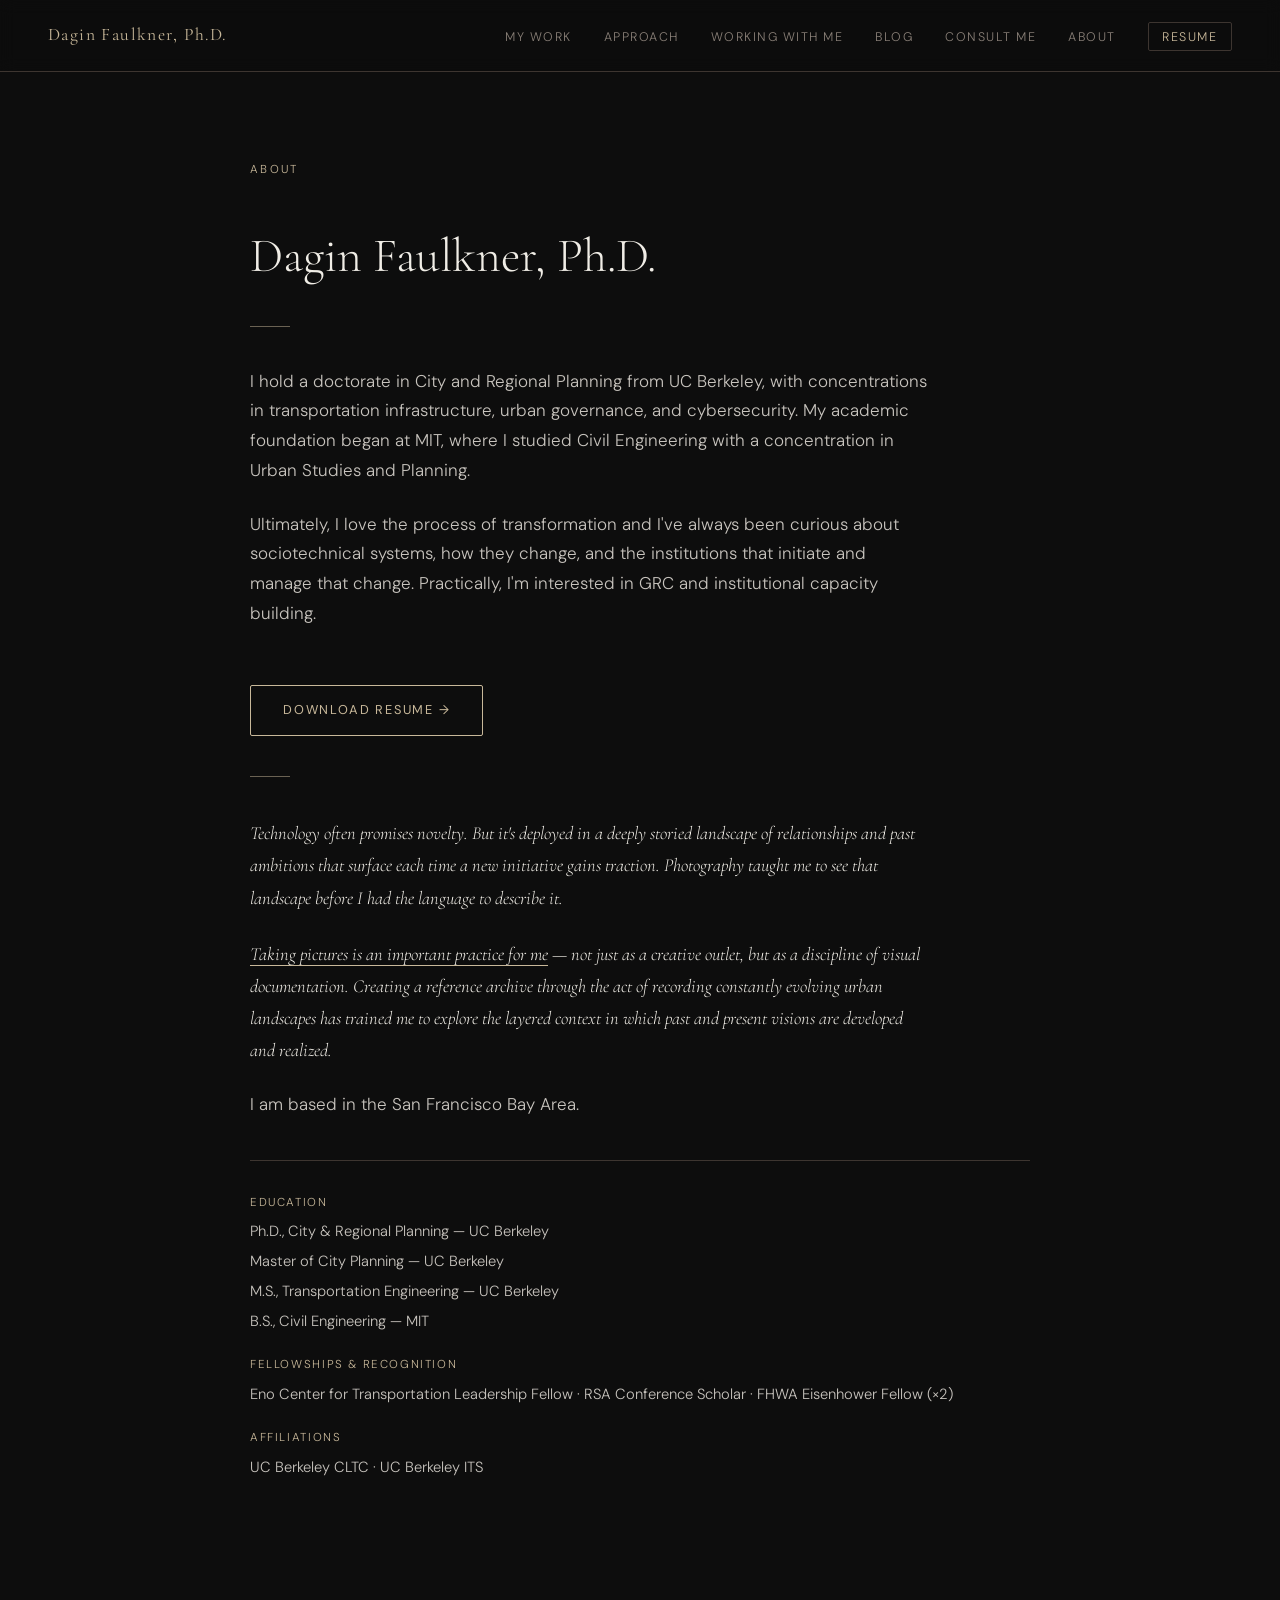
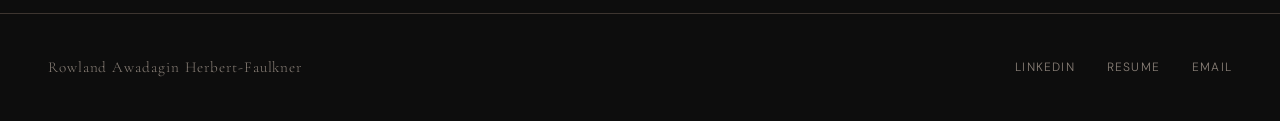
<file: about.html>
<!DOCTYPE html>
<html lang="en">
<head>
  <meta charset="UTF-8" />
  <meta name="viewport" content="width=device-width, initial-scale=1.0" />
  <title>About — Dagin Faulkner, Ph.D.</title>
  <meta name="description" content="Dagin Faulkner's background in city and regional planning, transportation engineering, and cybersecurity, from MIT to UC Berkeley." />
  <link rel="canonical" href="https://daginfaulkner.com/about.html" />
  <link rel="icon" href="/favicon.ico" sizes="any" />
  <link rel="icon" type="image/png" sizes="32x32" href="/favicon-32x32.png" />
  <link rel="icon" type="image/png" sizes="16x16" href="/favicon-16x16.png" />
  <link rel="apple-touch-icon" sizes="180x180" href="/apple-touch-icon.png" />

  <meta property="og:type" content="profile" />
  <meta property="og:url" content="https://daginfaulkner.com/about.html" />
  <meta property="og:title" content="About — Dagin Faulkner, Ph.D." />
  <meta property="og:description" content="Dagin Faulkner's background in city and regional planning, transportation engineering, and cybersecurity, from MIT to UC Berkeley." />
  <meta property="og:image" content="https://daginfaulkner.com/about-portrait.jpg" />

  <meta name="twitter:card" content="summary_large_image" />
  <meta name="twitter:title" content="About — Dagin Faulkner, Ph.D." />
  <meta name="twitter:description" content="Dagin Faulkner's background in city and regional planning, transportation engineering, and cybersecurity, from MIT to UC Berkeley." />
  <meta name="twitter:image" content="https://daginfaulkner.com/about-portrait.jpg" />

  <link rel="preconnect" href="https://fonts.googleapis.com" />
  <link rel="preconnect" href="https://fonts.gstatic.com" crossorigin />
  <link href="https://fonts.googleapis.com/css2?family=Cormorant+Garamond:ital,wght@0,300;0,400;0,600;1,300;1,400&family=DM+Sans:wght@300;400;500&display=swap" rel="stylesheet" />
  <link rel="stylesheet" href="style.css?v=2" />
</head>
<body>

  <nav>
    <a href="index.html" class="name">Dagin Faulkner, Ph.D.</a>
    <input type="checkbox" id="nav-toggle" class="nav-toggle-input" style="display:none" />
    <label for="nav-toggle" class="nav-toggle-label" aria-label="Toggle menu"><span></span><span></span><span></span></label>
    <ul>
      <li><a href="index.html#publications">My Work</a></li>
      <li><a href="goal-led-approach.html">Approach</a></li>
      <li><a href="working-with-me.html">Working with Me</a></li>
      <li><a href="blog.html">Blog</a></li>
      <li><a href="index.html#collaborate">Consult Me</a></li>
      <li><a href="about.html">About</a></li>
      <li><a href="ResumeGeneral_Herbert-Faulkner_2026-10.pdf" target="_blank" class="cv-link">Resume</a></li>
    </ul>
  </nav>

  <section id="about" class="page-section">
    <div class="section-inner">
      <span class="section-label">About</span>
      <h2>Dagin Faulkner, Ph.D.</h2>
      <div class="divider"></div>
      <p>I hold a doctorate in City and Regional Planning from UC Berkeley, with concentrations in transportation infrastructure, urban governance, and cybersecurity. My academic foundation began at MIT, where I studied Civil Engineering with a concentration in Urban Studies and Planning.</p>
      <p>Ultimately, I love the process of transformation and I've always been curious about sociotechnical systems, how they change, and the institutions that initiate and manage that change. Practically, I'm interested in GRC and institutional capacity building.</p>
      <a href="ResumeGeneral_Herbert-Faulkner_2026-10.pdf" target="_blank" class="cv-download">Download Resume →</a>
      <div class="divider"></div>
      <p><em>Technology often promises novelty. But it's deployed in a deeply storied landscape of relationships and past ambitions that surface each time a new initiative gains traction. Photography taught me to see that landscape before I had the language to describe it.</em></p>
      <p><em><a href="https://shadowlitrepublic.myportfolio.com/" target="_blank" style="color: inherit; text-decoration: none; border-bottom: 1px solid var(--accent);">Taking pictures is an important practice for me</a> — not just as a creative outlet, but as a discipline of visual documentation. Creating a reference archive through the act of recording constantly evolving urban landscapes has trained me to explore the layered context in which past and present visions are developed and realized.</em></p>
      <p>I am based in the San Francisco Bay Area.</p>
      <div class="about-credentials">
        <div class="credential-item">
          <span class="credential-label">Education</span>
          <span class="credential-value">Ph.D., City & Regional Planning — UC Berkeley<br/>Master of City Planning — UC Berkeley<br/>M.S., Transportation Engineering — UC Berkeley<br/>B.S., Civil Engineering — MIT</span>
        </div>
        <div class="credential-item">
          <span class="credential-label">Fellowships & Recognition</span>
          <span class="credential-value">Eno Center for Transportation Leadership Fellow · RSA Conference Scholar · FHWA Eisenhower Fellow (×2)</span>
        </div>
        <div class="credential-item">
          <span class="credential-label">Affiliations</span>
          <span class="credential-value">UC Berkeley CLTC · UC Berkeley ITS</span>
        </div>
      </div>
    </div>
  </section>

  <footer>
    <span class="footer-name">Rowland Awadagin Herbert-Faulkner</span>
    <div class="footer-links">
      <a href="https://www.linkedin.com/in/daginfaulkner" target="_blank">LinkedIn</a>
      <a href="ResumeGeneral_Herbert-Faulkner_2026-10.pdf" target="_blank">Resume</a>
      <a href="mailto:rowland@rowlandherbert.com">Email</a>
    </div>
  </footer>

  <script>
    document.querySelectorAll('nav ul a').forEach(function (a) {
      a.addEventListener('click', function () { document.getElementById('nav-toggle').checked = false; });
    });
  </script>
</body>
</html>
</file>
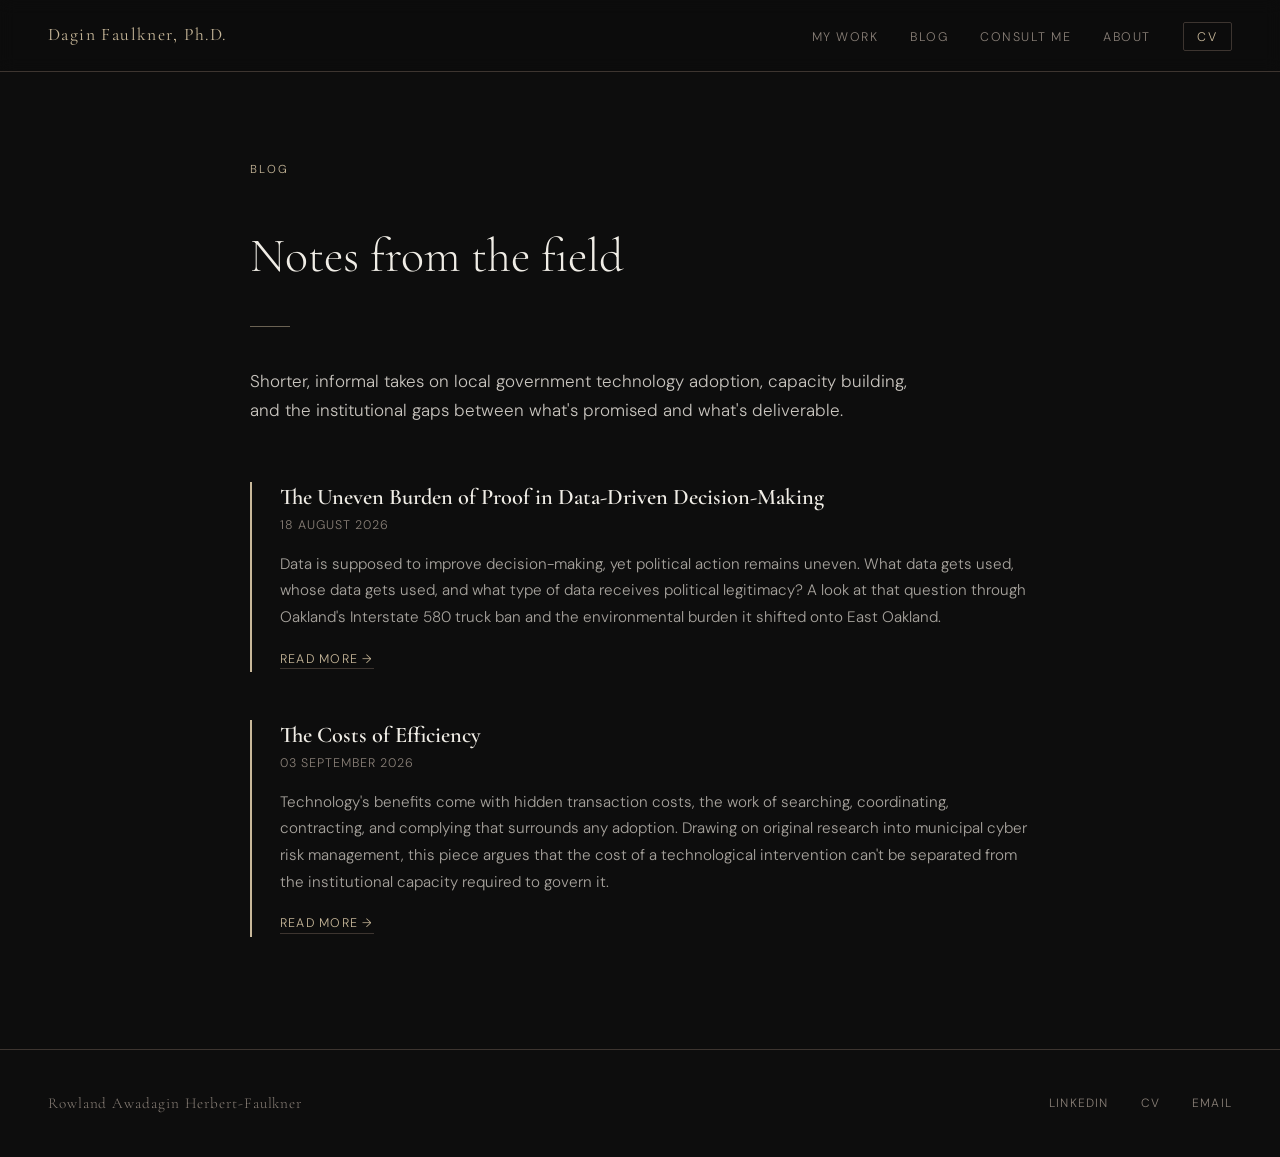
<file: blog (1).html>
<!DOCTYPE html>
<html lang="en">
<head>
  <meta charset="UTF-8" />
  <meta name="viewport" content="width=device-width, initial-scale=1.0" />
  <title>Blog — Dagin Faulkner, Ph.D.</title>
  <meta name="description" content="Notes on local government capacity building, transportation planning, and municipal cyber risk management." />
  <link rel="canonical" href="https://daginfaulkner.com/blog.html" />
  <link rel="icon" href="/favicon.ico" sizes="any" />
  <link rel="icon" type="image/png" sizes="32x32" href="/favicon-32x32.png" />
  <link rel="icon" type="image/png" sizes="16x16" href="/favicon-16x16.png" />
  <link rel="apple-touch-icon" sizes="180x180" href="/apple-touch-icon.png" />

  <meta property="og:type" content="website" />
  <meta property="og:url" content="https://daginfaulkner.com/blog.html" />
  <meta property="og:title" content="Blog — Dagin Faulkner, Ph.D." />
  <meta property="og:description" content="Notes on local government capacity building, transportation planning, and municipal cyber risk management." />
  <meta property="og:image" content="https://daginfaulkner.com/about-portrait.jpg" />

  <meta name="twitter:card" content="summary_large_image" />
  <meta name="twitter:title" content="Blog — Dagin Faulkner, Ph.D." />
  <meta name="twitter:description" content="Notes on local government capacity building, transportation planning, and municipal cyber risk management." />
  <meta name="twitter:image" content="https://daginfaulkner.com/about-portrait.jpg" />

  <link rel="preconnect" href="https://fonts.googleapis.com" />
  <link rel="preconnect" href="https://fonts.gstatic.com" crossorigin />
  <link href="https://fonts.googleapis.com/css2?family=Cormorant+Garamond:ital,wght@0,300;0,400;0,600;1,300;1,400&family=DM+Sans:wght@300;400;500&display=swap" rel="stylesheet" />
  <link rel="stylesheet" href="style.css" />
</head>
<body>

  <nav>
    <a href="index.html" class="name">Dagin Faulkner, Ph.D.</a>
    <ul>
      <li><a href="index.html#publications">My Work</a></li>
      <li><a href="blog.html">Blog</a></li>
      <li><a href="index.html#collaborate">Consult Me</a></li>
      <li><a href="about.html">About</a></li>
      <li><a href="CV_Herbert-Faulkner (2026-08).pdf" target="_blank" class="cv-link">CV</a></li>
    </ul>
  </nav>

  <section id="blog" class="page-section">
    <div class="section-inner">
      <span class="section-label">Blog</span>
      <h2>Notes from the field</h2>
      <div class="divider"></div>
      <div class="pub-intro">
        <p>Shorter, informal takes on local government technology adoption, capacity building, and the institutional gaps between what's promised and what's deliverable.</p>
      </div>

      <div class="blog-list">

        <div class="blog-item">
          <h3 class="blog-title">The Uneven Burden of Proof in Data-Driven Decision-Making</h3>
          <p class="blog-meta">18 August 2026</p>
          <p class="blog-excerpt">Data is supposed to improve decision-making, yet political action remains uneven. What data gets used, whose data gets used, and what type of data receives political legitimacy? A look at that question through Oakland's Interstate 580 truck ban and the environmental burden it shifted onto East Oakland.</p>
          <a href="politics-of-data.html" class="blog-link">Read more →</a>
        </div>

        <div class="blog-item">
          <h3 class="blog-title">The Costs of Efficiency</h3>
          <p class="blog-meta">03 September 2026</p>
          <p class="blog-excerpt">Technology's benefits come with hidden transaction costs, the work of searching, coordinating, contracting, and complying that surrounds any adoption. Drawing on original research into municipal cyber risk management, this piece argues that the cost of a technological intervention can't be separated from the institutional capacity required to govern it.</p>
          <a href="costs-of-efficiency.html" class="blog-link">Read more →</a>
        </div>

      </div>
    </div>
  </section>

  <footer>
    <span class="footer-name">Rowland Awadagin Herbert-Faulkner</span>
    <div class="footer-links">
      <a href="https://www.linkedin.com/in/daginfaulkner" target="_blank">LinkedIn</a>
      <a href="CV_Herbert-Faulkner (2026-08).pdf" target="_blank">CV</a>
      <a href="mailto:rowland@rowlandherbert.com">Email</a>
    </div>
  </footer>

</body>
</html>
</file>
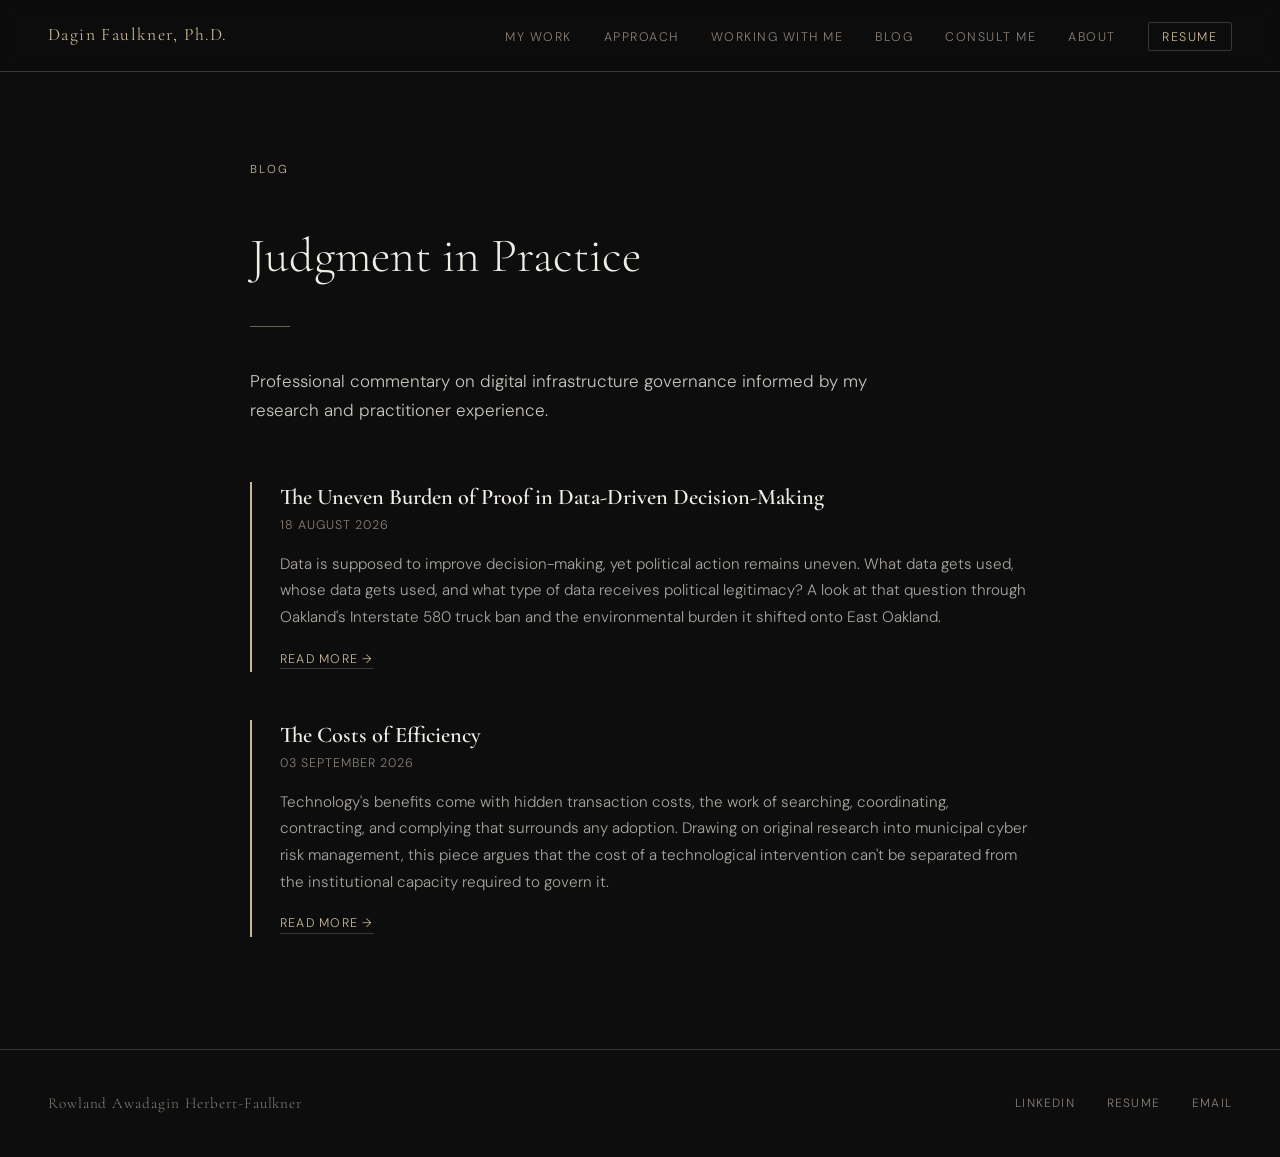
<file: blog.html>
<!DOCTYPE html>
<html lang="en">
<head>
  <meta charset="UTF-8" />
  <meta name="viewport" content="width=device-width, initial-scale=1.0" />
  <title>Blog — Dagin Faulkner, Ph.D.</title>
  <meta name="description" content="Notes on local government capacity building, transportation planning, and municipal cyber risk management." />
  <link rel="canonical" href="https://daginfaulkner.com/blog.html" />
  <link rel="icon" href="/favicon.ico" sizes="any" />
  <link rel="icon" type="image/png" sizes="32x32" href="/favicon-32x32.png" />
  <link rel="icon" type="image/png" sizes="16x16" href="/favicon-16x16.png" />
  <link rel="apple-touch-icon" sizes="180x180" href="/apple-touch-icon.png" />

  <meta property="og:type" content="website" />
  <meta property="og:url" content="https://daginfaulkner.com/blog.html" />
  <meta property="og:title" content="Blog — Dagin Faulkner, Ph.D." />
  <meta property="og:description" content="Notes on local government capacity building, transportation planning, and municipal cyber risk management." />
  <meta property="og:image" content="https://daginfaulkner.com/about-portrait.jpg" />

  <meta name="twitter:card" content="summary_large_image" />
  <meta name="twitter:title" content="Blog — Dagin Faulkner, Ph.D." />
  <meta name="twitter:description" content="Notes on local government capacity building, transportation planning, and municipal cyber risk management." />
  <meta name="twitter:image" content="https://daginfaulkner.com/about-portrait.jpg" />

  <link rel="preconnect" href="https://fonts.googleapis.com" />
  <link rel="preconnect" href="https://fonts.gstatic.com" crossorigin />
  <link href="https://fonts.googleapis.com/css2?family=Cormorant+Garamond:ital,wght@0,300;0,400;0,600;1,300;1,400&family=DM+Sans:wght@300;400;500&display=swap" rel="stylesheet" />
  <link rel="stylesheet" href="style.css?v=2" />
</head>
<body>

  <nav>
    <a href="index.html" class="name">Dagin Faulkner, Ph.D.</a>
    <input type="checkbox" id="nav-toggle" class="nav-toggle-input" style="display:none" />
    <label for="nav-toggle" class="nav-toggle-label" aria-label="Toggle menu"><span></span><span></span><span></span></label>
    <ul>
      <li><a href="index.html#publications">My Work</a></li>
      <li><a href="goal-led-approach.html">Approach</a></li>
      <li><a href="working-with-me.html">Working with Me</a></li>
      <li><a href="blog.html">Blog</a></li>
      <li><a href="index.html#collaborate">Consult Me</a></li>
      <li><a href="about.html">About</a></li>
      <li><a href="ResumeGeneral_Herbert-Faulkner_2026-10.pdf" target="_blank" class="cv-link">Resume</a></li>
    </ul>
  </nav>

  <section id="blog" class="page-section">
    <div class="section-inner">
      <span class="section-label">Blog</span>
      <h2>Judgment in Practice</h2>
      <div class="divider"></div>
      <div class="pub-intro">
        <p>Professional commentary on digital infrastructure governance informed by my research and practitioner experience.</p>
      </div>

      <div class="blog-list">

        <div class="blog-item">
          <h3 class="blog-title">The Uneven Burden of Proof in Data-Driven Decision-Making</h3>
          <p class="blog-meta">18 August 2026</p>
          <p class="blog-excerpt">Data is supposed to improve decision-making, yet political action remains uneven. What data gets used, whose data gets used, and what type of data receives political legitimacy? A look at that question through Oakland's Interstate 580 truck ban and the environmental burden it shifted onto East Oakland.</p>
          <a href="politics-of-data.html" class="blog-link">Read more →</a>
        </div>

        <div class="blog-item">
          <h3 class="blog-title">The Costs of Efficiency</h3>
          <p class="blog-meta">03 September 2026</p>
          <p class="blog-excerpt">Technology's benefits come with hidden transaction costs, the work of searching, coordinating, contracting, and complying that surrounds any adoption. Drawing on original research into municipal cyber risk management, this piece argues that the cost of a technological intervention can't be separated from the institutional capacity required to govern it.</p>
          <a href="costs-of-efficiency.html" class="blog-link">Read more →</a>
        </div>

      </div>
    </div>
  </section>

  <footer>
    <span class="footer-name">Rowland Awadagin Herbert-Faulkner</span>
    <div class="footer-links">
      <a href="https://www.linkedin.com/in/daginfaulkner" target="_blank">LinkedIn</a>
      <a href="ResumeGeneral_Herbert-Faulkner_2026-10.pdf" target="_blank">Resume</a>
      <a href="mailto:rowland@rowlandherbert.com">Email</a>
    </div>
  </footer>

  <script>
    document.querySelectorAll('nav ul a').forEach(function (a) {
      a.addEventListener('click', function () { document.getElementById('nav-toggle').checked = false; });
    });
  </script>
</body>
</html>
</file>
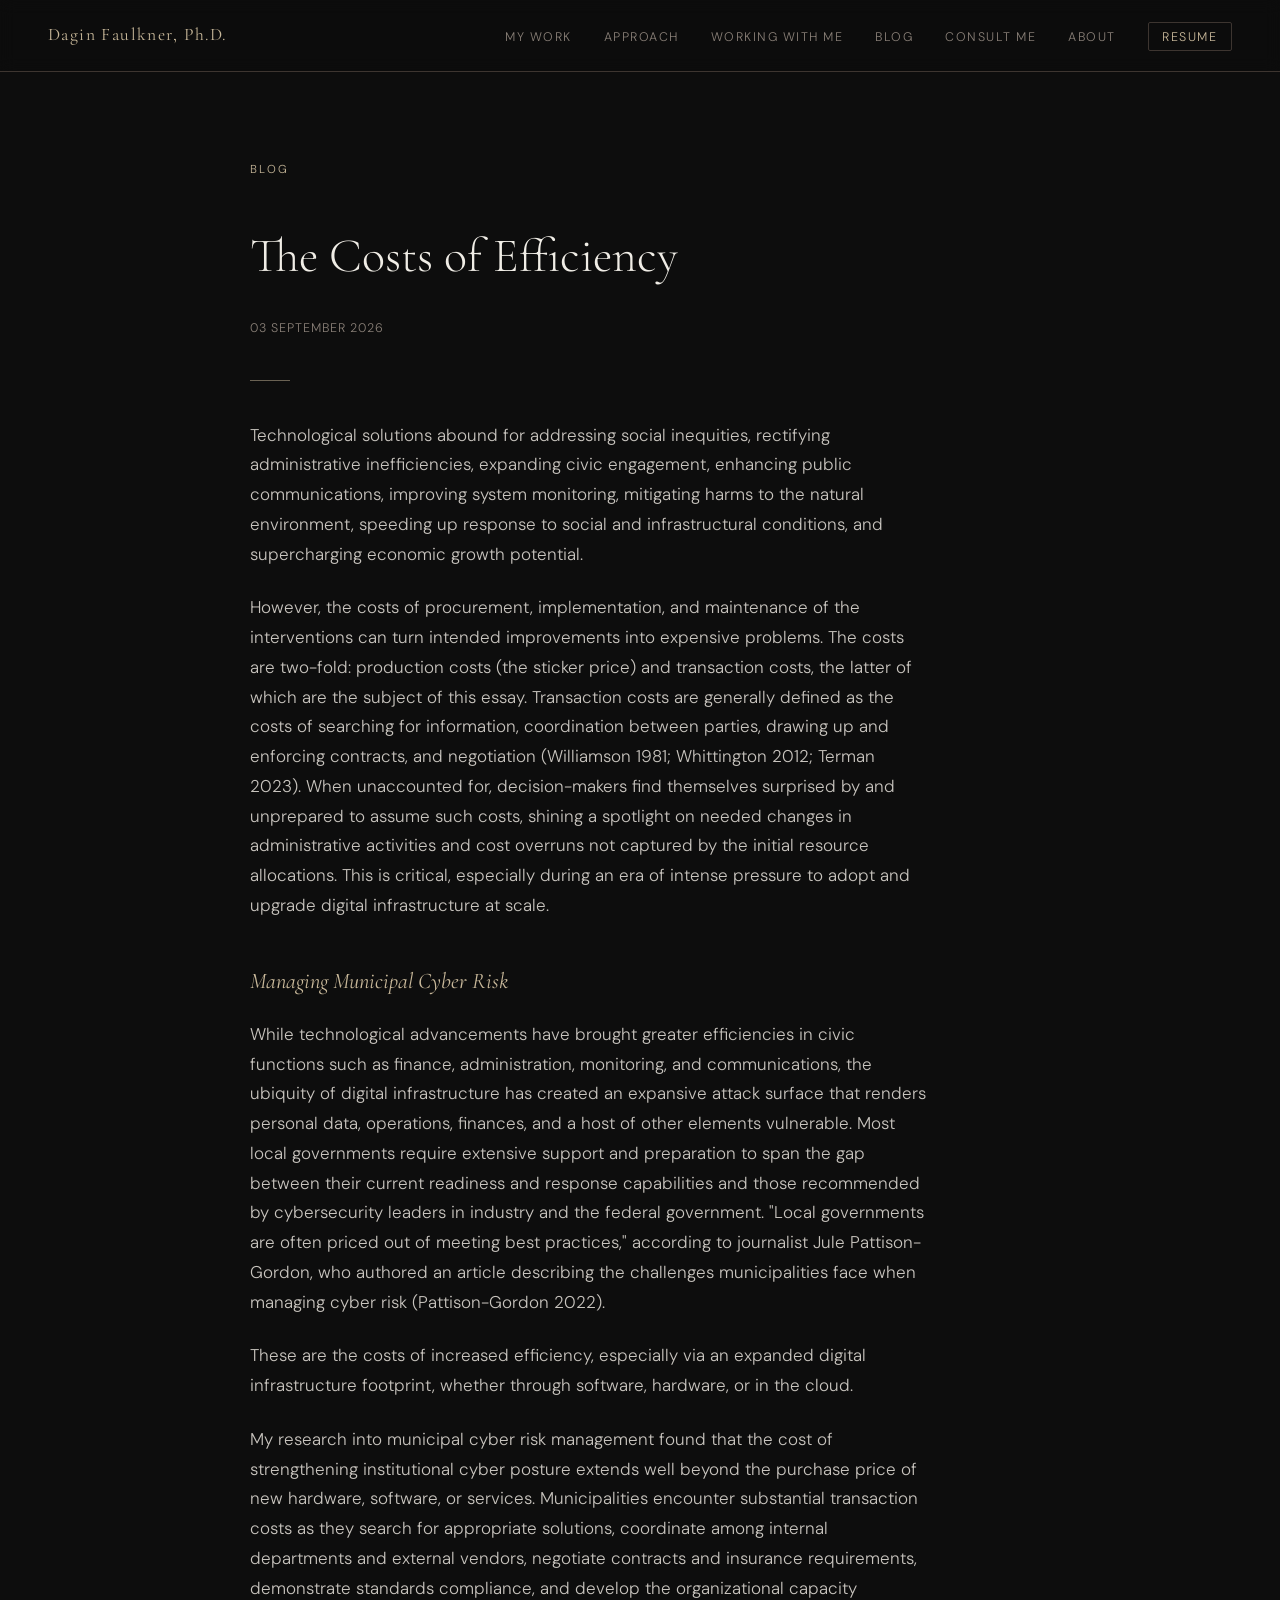
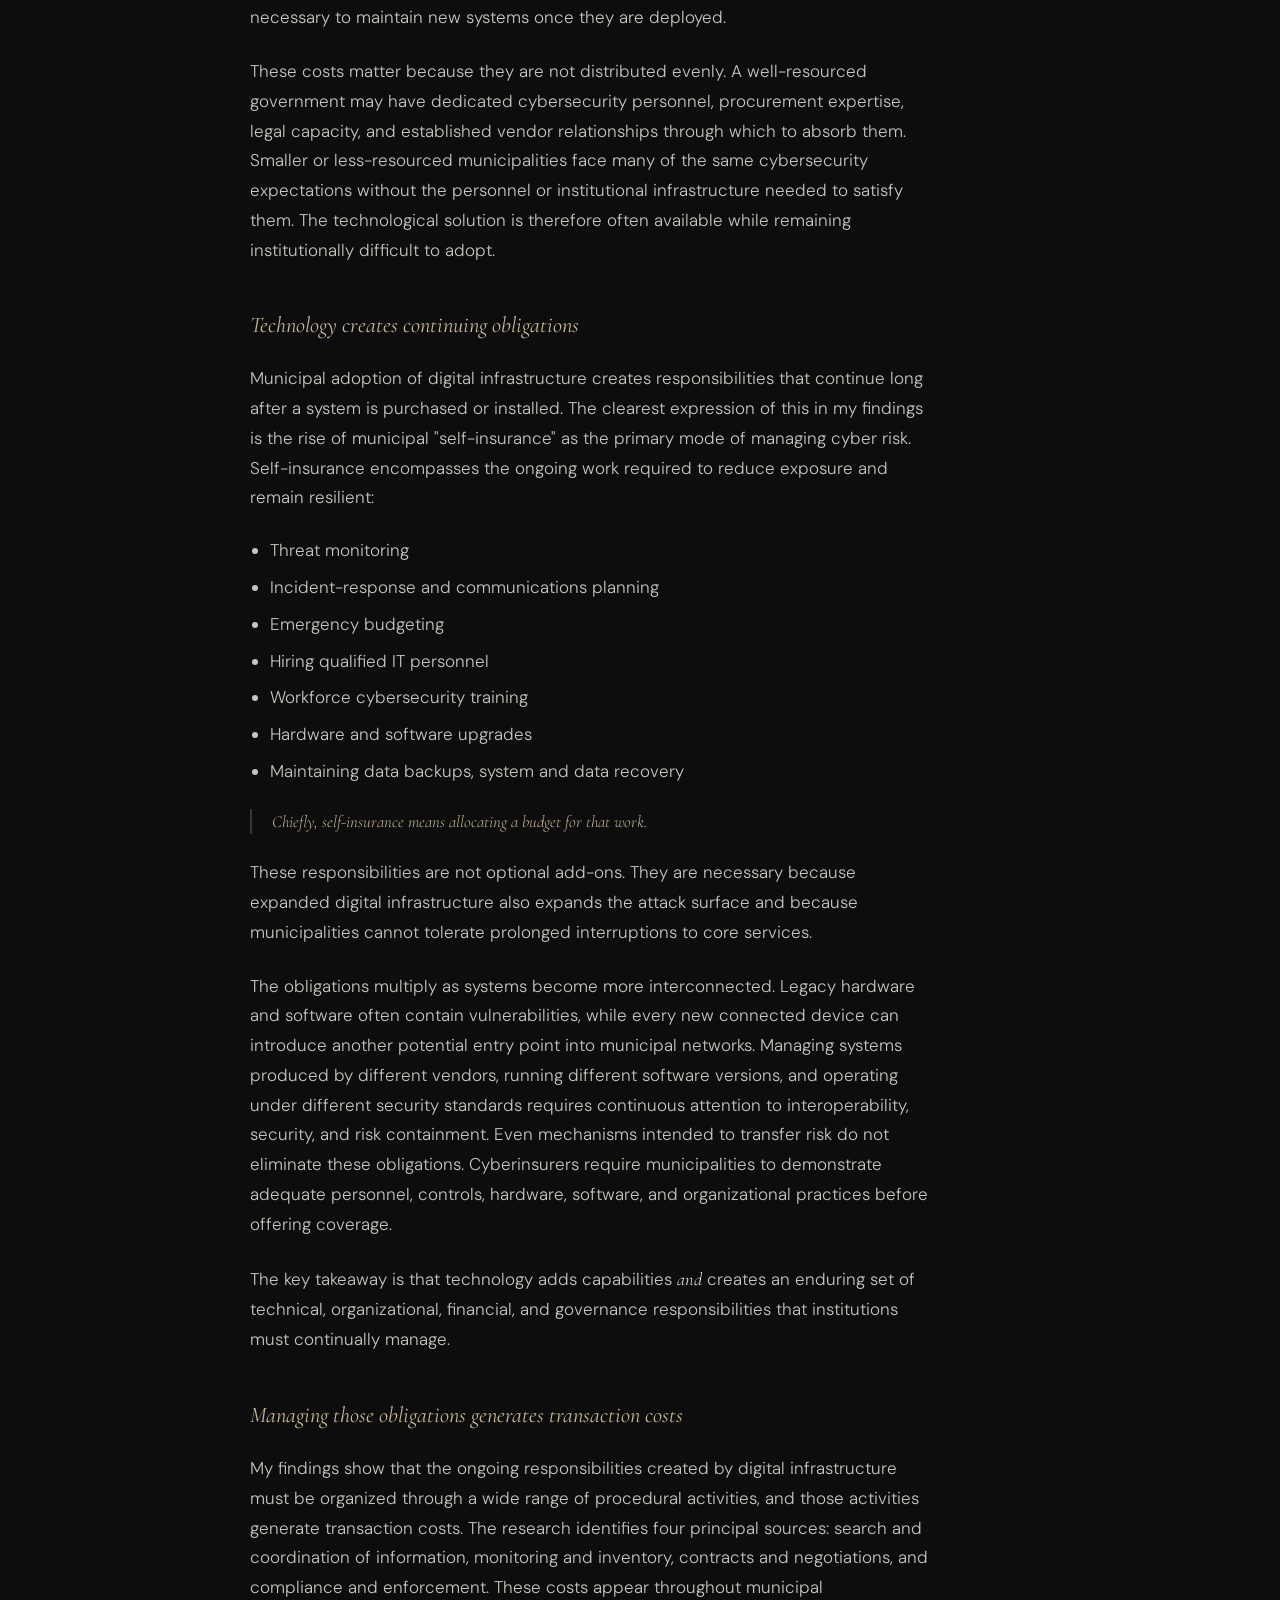
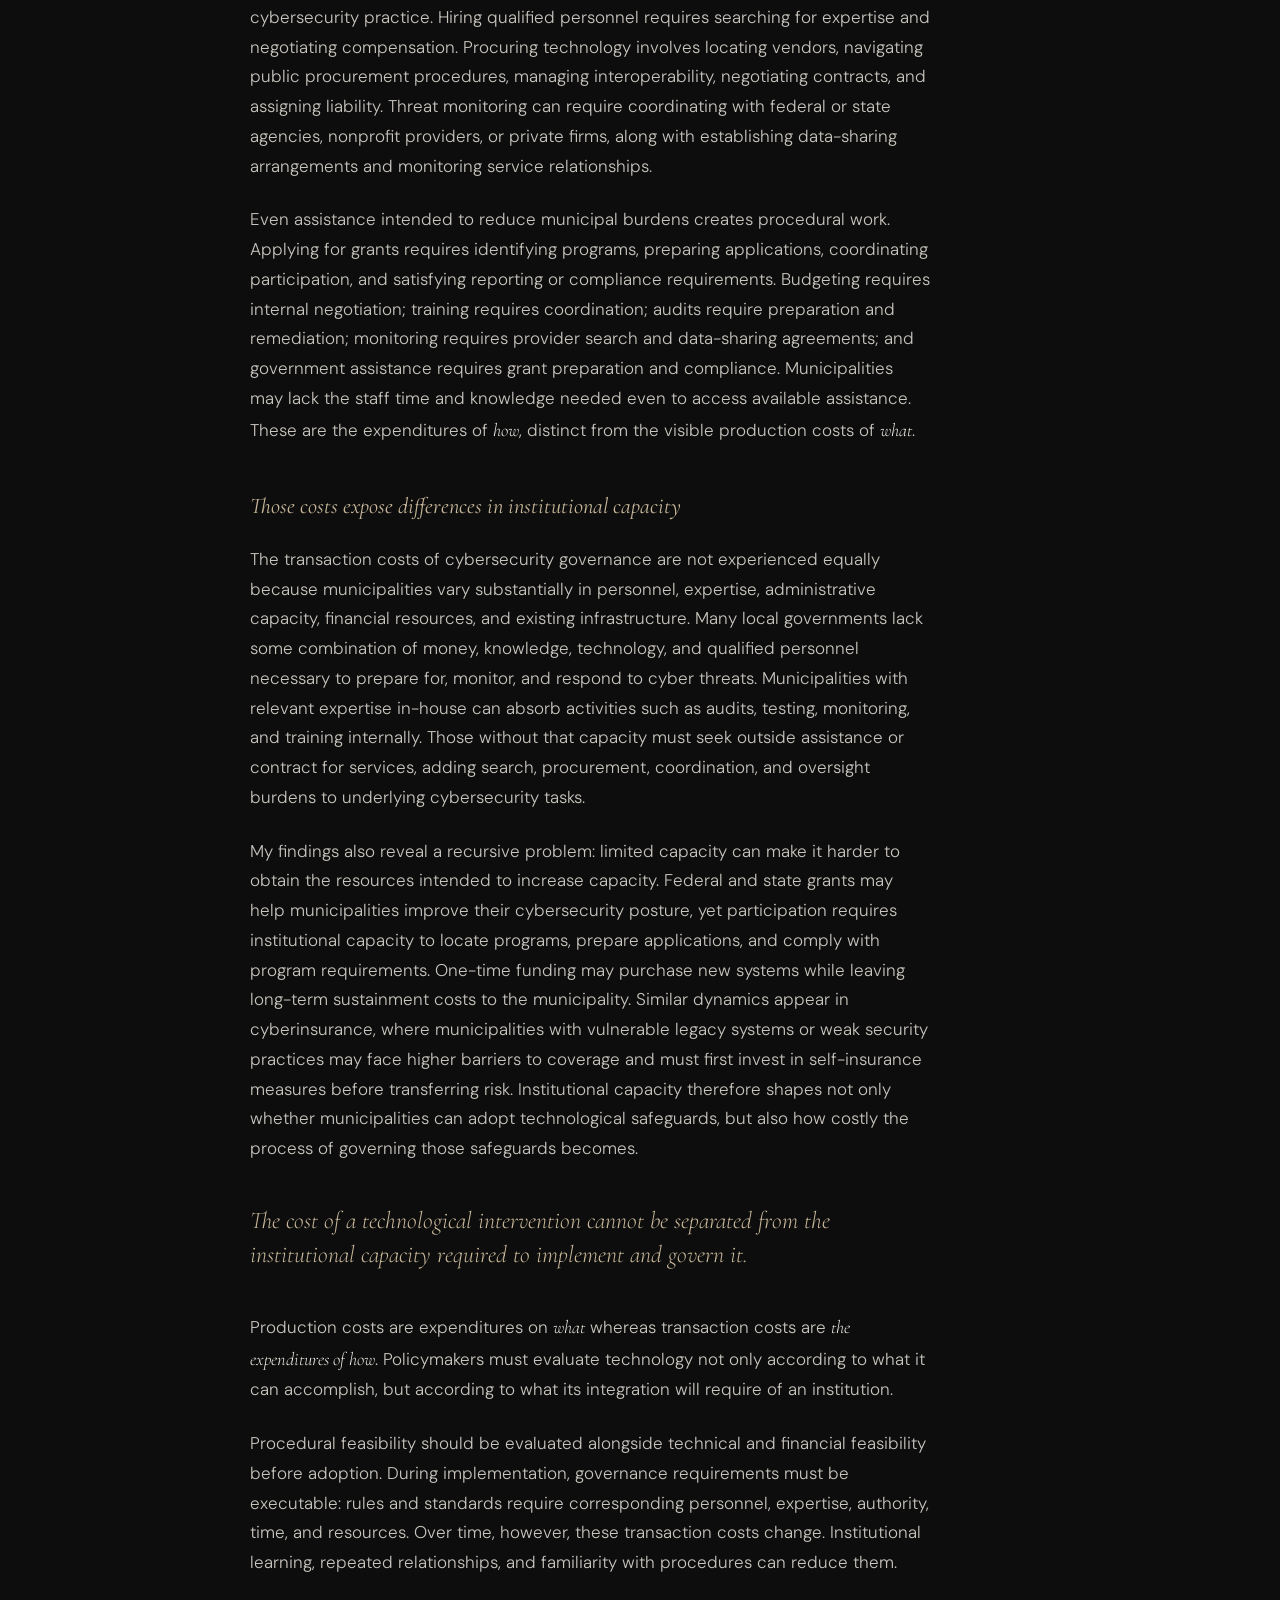
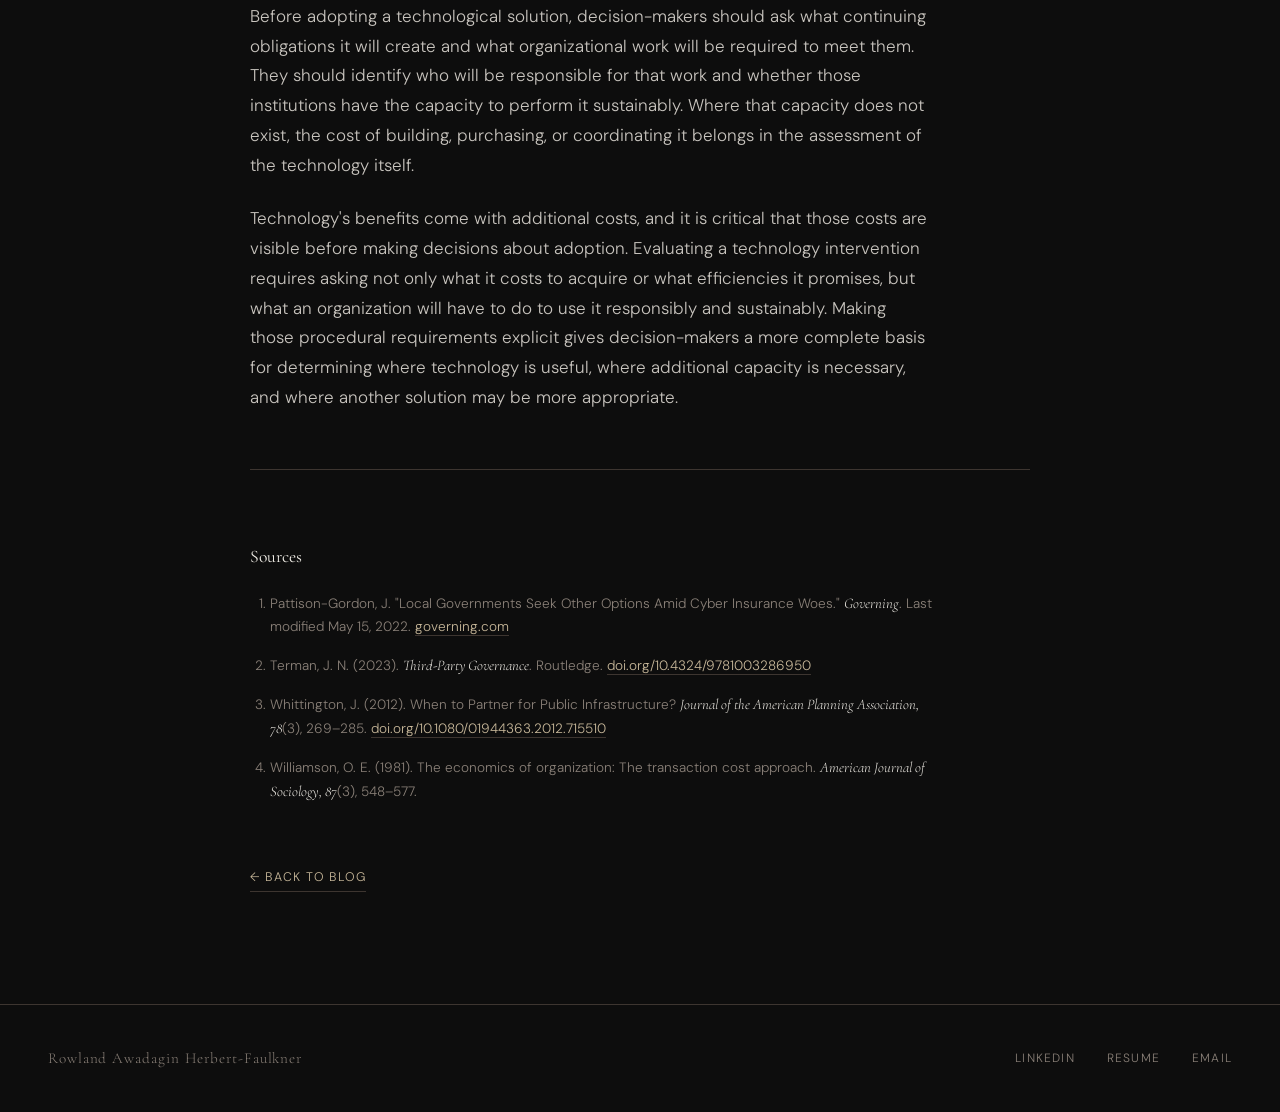
<file: costs-of-efficiency.html>
<!DOCTYPE html>
<html lang="en">
<head>
  <meta charset="UTF-8" />
  <meta name="viewport" content="width=device-width, initial-scale=1.0" />
  <title>The Costs of Efficiency — Dagin Faulkner, Ph.D.</title>
  <meta name="description" content="The cost of a technological intervention cannot be separated from the institutional capacity required to implement and govern it. A look at the transaction costs hidden inside municipal cyber risk management." />
  <link rel="canonical" href="https://daginfaulkner.com/costs-of-efficiency.html" />
  <link rel="icon" href="/favicon.ico" sizes="any" />
  <link rel="icon" type="image/png" sizes="32x32" href="/favicon-32x32.png" />
  <link rel="icon" type="image/png" sizes="16x16" href="/favicon-16x16.png" />
  <link rel="apple-touch-icon" sizes="180x180" href="/apple-touch-icon.png" />

  <meta property="og:type" content="article" />
  <meta property="og:url" content="https://daginfaulkner.com/costs-of-efficiency.html" />
  <meta property="og:title" content="The Costs of Efficiency" />
  <meta property="og:description" content="The cost of a technological intervention cannot be separated from the institutional capacity required to implement and govern it. A look at the transaction costs hidden inside municipal cyber risk management." />
  <meta property="og:image" content="https://daginfaulkner.com/about-portrait.jpg" />

  <meta name="twitter:card" content="summary_large_image" />
  <meta name="twitter:title" content="The Costs of Efficiency" />
  <meta name="twitter:description" content="The cost of a technological intervention cannot be separated from the institutional capacity required to implement and govern it. A look at the transaction costs hidden inside municipal cyber risk management." />
  <meta name="twitter:image" content="https://daginfaulkner.com/about-portrait.jpg" />

  <link rel="preconnect" href="https://fonts.googleapis.com" />
  <link rel="preconnect" href="https://fonts.gstatic.com" crossorigin />
  <link href="https://fonts.googleapis.com/css2?family=Cormorant+Garamond:ital,wght@0,300;0,400;0,600;1,300;1,400&family=DM+Sans:wght@300;400;500&display=swap" rel="stylesheet" />
  <link rel="stylesheet" href="style.css?v=2" />
</head>
<body>

  <nav>
    <a href="index.html" class="name">Dagin Faulkner, Ph.D.</a>
    <input type="checkbox" id="nav-toggle" class="nav-toggle-input" style="display:none" />
    <label for="nav-toggle" class="nav-toggle-label" aria-label="Toggle menu"><span></span><span></span><span></span></label>
    <ul>
      <li><a href="index.html#publications">My Work</a></li>
      <li><a href="goal-led-approach.html">Approach</a></li>
      <li><a href="working-with-me.html">Working with Me</a></li>
      <li><a href="blog.html">Blog</a></li>
      <li><a href="index.html#collaborate">Consult Me</a></li>
      <li><a href="about.html">About</a></li>
      <li><a href="ResumeGeneral_Herbert-Faulkner_2026-10.pdf" target="_blank" class="cv-link">Resume</a></li>
    </ul>
  </nav>

  <section class="page-section">
    <div class="section-inner">
      <span class="section-label">Blog</span>
      <h2>The Costs of Efficiency</h2>
      <p class="post-meta">03 September 2026</p>
      <div class="divider"></div>

      <div class="post-body">
        <p>Technological solutions abound for addressing social inequities, rectifying administrative inefficiencies, expanding civic engagement, enhancing public communications, improving system monitoring, mitigating harms to the natural environment, speeding up response to social and infrastructural conditions, and supercharging economic growth potential.</p>

        <p>However, the costs of procurement, implementation, and maintenance of the interventions can turn intended improvements into expensive problems. The costs are two-fold: production costs (the sticker price) and transaction costs, the latter of which are the subject of this essay. Transaction costs are generally defined as the costs of searching for information, coordination between parties, drawing up and enforcing contracts, and negotiation (Williamson 1981; Whittington 2012; Terman 2023). When unaccounted for, decision-makers find themselves surprised by and unprepared to assume such costs, shining a spotlight on needed changes in administrative activities and cost overruns not captured by the initial resource allocations. This is critical, especially during an era of intense pressure to adopt and upgrade digital infrastructure at scale.</p>

        <h3>Managing Municipal Cyber Risk</h3>

        <p>While technological advancements have brought greater efficiencies in civic functions such as finance, administration, monitoring, and communications, the ubiquity of digital infrastructure has created an expansive attack surface that renders personal data, operations, finances, and a host of other elements vulnerable. Most local governments require extensive support and preparation to span the gap between their current readiness and response capabilities and those recommended by cybersecurity leaders in industry and the federal government. "Local governments are often priced out of meeting best practices," according to journalist Jule Pattison-Gordon, who authored an article describing the challenges municipalities face when managing cyber risk (Pattison-Gordon 2022).</p>

        <p>These are the costs of increased efficiency, especially via an expanded digital infrastructure footprint, whether through software, hardware, or in the cloud.</p>

        <p>My research into municipal cyber risk management found that the cost of strengthening institutional cyber posture extends well beyond the purchase price of new hardware, software, or services. Municipalities encounter substantial transaction costs as they search for appropriate solutions, coordinate among internal departments and external vendors, negotiate contracts and insurance requirements, demonstrate standards compliance, and develop the organizational capacity necessary to maintain new systems once they are deployed.</p>

        <p>These costs matter because they are not distributed evenly. A well-resourced government may have dedicated cybersecurity personnel, procurement expertise, legal capacity, and established vendor relationships through which to absorb them. Smaller or less-resourced municipalities face many of the same cybersecurity expectations without the personnel or institutional infrastructure needed to satisfy them. The technological solution is therefore often available while remaining institutionally difficult to adopt.</p>

        <h3>Technology creates continuing obligations</h3>

        <p>Municipal adoption of digital infrastructure creates responsibilities that continue long after a system is purchased or installed. The clearest expression of this in my findings is the rise of municipal "self-insurance" as the primary mode of managing cyber risk. Self-insurance encompasses the ongoing work required to reduce exposure and remain resilient:</p>

        <ul>
          <li>Threat monitoring</li>
          <li>Incident-response and communications planning</li>
          <li>Emergency budgeting</li>
          <li>Hiring qualified IT personnel</li>
          <li>Workforce cybersecurity training</li>
          <li>Hardware and software upgrades</li>
          <li>Maintaining data backups, system and data recovery</li>
        </ul>

        <p class="post-emphasis">Chiefly, self-insurance means allocating a budget for that work.</p>

        <p>These responsibilities are not optional add-ons. They are necessary because expanded digital infrastructure also expands the attack surface and because municipalities cannot tolerate prolonged interruptions to core services.</p>

        <p>The obligations multiply as systems become more interconnected. Legacy hardware and software often contain vulnerabilities, while every new connected device can introduce another potential entry point into municipal networks. Managing systems produced by different vendors, running different software versions, and operating under different security standards requires continuous attention to interoperability, security, and risk containment. Even mechanisms intended to transfer risk do not eliminate these obligations. Cyberinsurers require municipalities to demonstrate adequate personnel, controls, hardware, software, and organizational practices before offering coverage.</p>

        <p>The key takeaway is that technology adds capabilities <em>and</em> creates an enduring set of technical, organizational, financial, and governance responsibilities that institutions must continually manage.</p>

        <h3>Managing those obligations generates transaction costs</h3>

        <p>My findings show that the ongoing responsibilities created by digital infrastructure must be organized through a wide range of procedural activities, and those activities generate transaction costs. The research identifies four principal sources: search and coordination of information, monitoring and inventory, contracts and negotiations, and compliance and enforcement. These costs appear throughout municipal cybersecurity practice. Hiring qualified personnel requires searching for expertise and negotiating compensation. Procuring technology involves locating vendors, navigating public procurement procedures, managing interoperability, negotiating contracts, and assigning liability. Threat monitoring can require coordinating with federal or state agencies, nonprofit providers, or private firms, along with establishing data-sharing arrangements and monitoring service relationships.</p>

        <p>Even assistance intended to reduce municipal burdens creates procedural work. Applying for grants requires identifying programs, preparing applications, coordinating participation, and satisfying reporting or compliance requirements. Budgeting requires internal negotiation; training requires coordination; audits require preparation and remediation; monitoring requires provider search and data-sharing agreements; and government assistance requires grant preparation and compliance. Municipalities may lack the staff time and knowledge needed even to access available assistance. These are the expenditures of <em>how</em>, distinct from the visible production costs of <em>what</em>.</p>

        <h3>Those costs expose differences in institutional capacity</h3>

        <p>The transaction costs of cybersecurity governance are not experienced equally because municipalities vary substantially in personnel, expertise, administrative capacity, financial resources, and existing infrastructure. Many local governments lack some combination of money, knowledge, technology, and qualified personnel necessary to prepare for, monitor, and respond to cyber threats. Municipalities with relevant expertise in-house can absorb activities such as audits, testing, monitoring, and training internally. Those without that capacity must seek outside assistance or contract for services, adding search, procurement, coordination, and oversight burdens to underlying cybersecurity tasks.</p>

        <p>My findings also reveal a recursive problem: limited capacity can make it harder to obtain the resources intended to increase capacity. Federal and state grants may help municipalities improve their cybersecurity posture, yet participation requires institutional capacity to locate programs, prepare applications, and comply with program requirements. One-time funding may purchase new systems while leaving long-term sustainment costs to the municipality. Similar dynamics appear in cyberinsurance, where municipalities with vulnerable legacy systems or weak security practices may face higher barriers to coverage and must first invest in self-insurance measures before transferring risk. Institutional capacity therefore shapes not only whether municipalities can adopt technological safeguards, but also how costly the process of governing those safeguards becomes.</p>

        <p class="post-pullquote">The cost of a technological intervention cannot be separated from the institutional capacity required to implement and govern it.</p>

        <p>Production costs are expenditures on <em>what</em> whereas transaction costs are <em>the expenditures of how</em>. Policymakers must evaluate technology not only according to what it can accomplish, but according to what its integration will require of an institution.</p>

        <p>Procedural feasibility should be evaluated alongside technical and financial feasibility before adoption. During implementation, governance requirements must be executable: rules and standards require corresponding personnel, expertise, authority, time, and resources. Over time, however, these transaction costs change. Institutional learning, repeated relationships, and familiarity with procedures can reduce them.</p>

        <p>Before adopting a technological solution, decision-makers should ask what continuing obligations it will create and what organizational work will be required to meet them. They should identify who will be responsible for that work and whether those institutions have the capacity to perform it sustainably. Where that capacity does not exist, the cost of building, purchasing, or coordinating it belongs in the assessment of the technology itself.</p>

        <p>Technology's benefits come with additional costs, and it is critical that those costs are visible before making decisions about adoption. Evaluating a technology intervention requires asking not only what it costs to acquire or what efficiencies it promises, but what an organization will have to do to use it responsibly and sustainably. Making those procedural requirements explicit gives decision-makers a more complete basis for determining where technology is useful, where additional capacity is necessary, and where another solution may be more appropriate.</p>

        <div class="sources">
          <h3>Sources</h3>
          <ol>
            <li>Pattison-Gordon, J. "Local Governments Seek Other Options Amid Cyber Insurance Woes." <em>Governing</em>. Last modified May 15, 2022. <a href="https://www.governing.com/security/local-governments-seek-other-options-amid-cyber-insurance-woes" target="_blank">governing.com</a></li>
            <li>Terman, J. N. (2023). <em>Third-Party Governance</em>. Routledge. <a href="https://doi.org/10.4324/9781003286950" target="_blank">doi.org/10.4324/9781003286950</a></li>
            <li>Whittington, J. (2012). When to Partner for Public Infrastructure? <em>Journal of the American Planning Association, 78</em>(3), 269–285. <a href="https://doi.org/10.1080/01944363.2012.715510" target="_blank">doi.org/10.1080/01944363.2012.715510</a></li>
            <li>Williamson, O. E. (1981). The economics of organization: The transaction cost approach. <em>American Journal of Sociology, 87</em>(3), 548–577.</li>
          </ol>
        </div>

        <a href="blog.html" class="back-link">← Back to blog</a>
      </div>
    </div>
  </section>

  <footer>
    <span class="footer-name">Rowland Awadagin Herbert-Faulkner</span>
    <div class="footer-links">
      <a href="https://www.linkedin.com/in/daginfaulkner" target="_blank">LinkedIn</a>
      <a href="ResumeGeneral_Herbert-Faulkner_2026-10.pdf" target="_blank">Resume</a>
      <a href="mailto:rowland@rowlandherbert.com">Email</a>
    </div>
  </footer>

  <script>
    document.querySelectorAll('nav ul a').forEach(function (a) {
      a.addEventListener('click', function () { document.getElementById('nav-toggle').checked = false; });
    });
  </script>
</body>
</html>
</file>
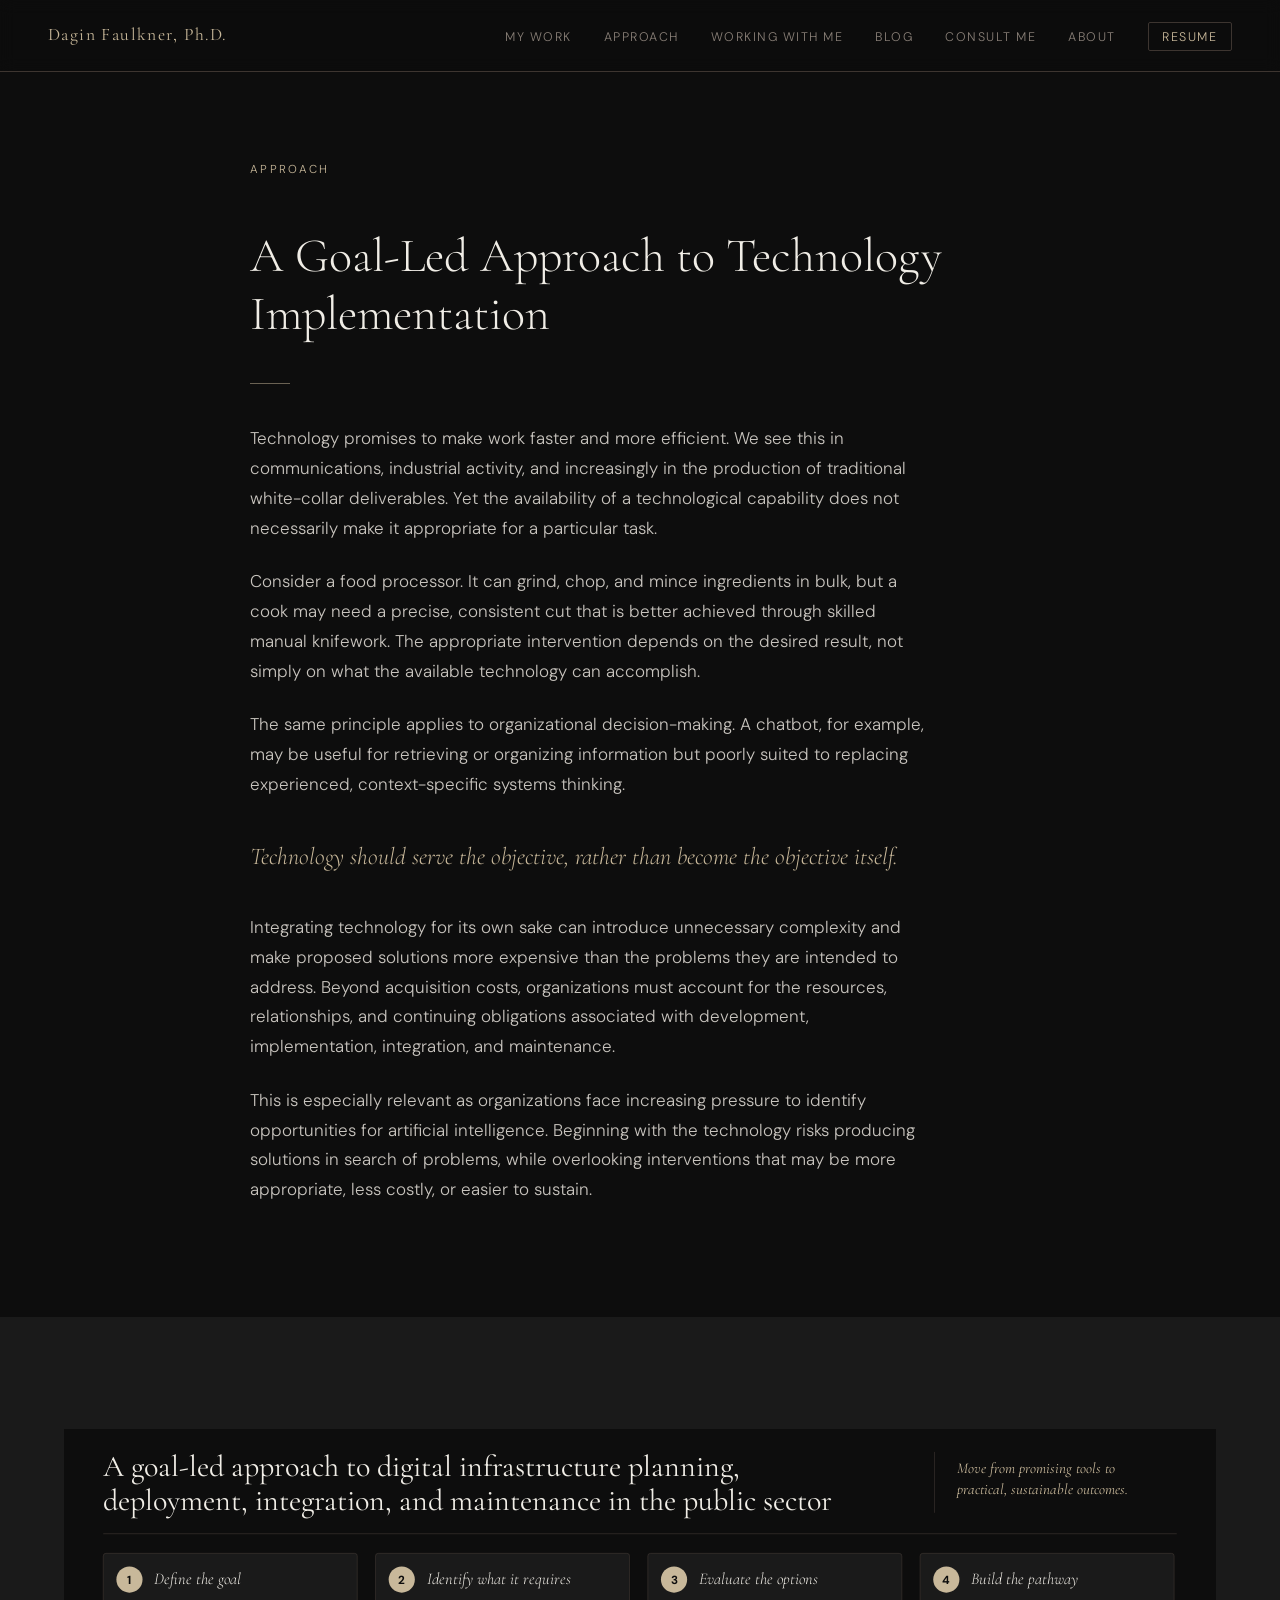
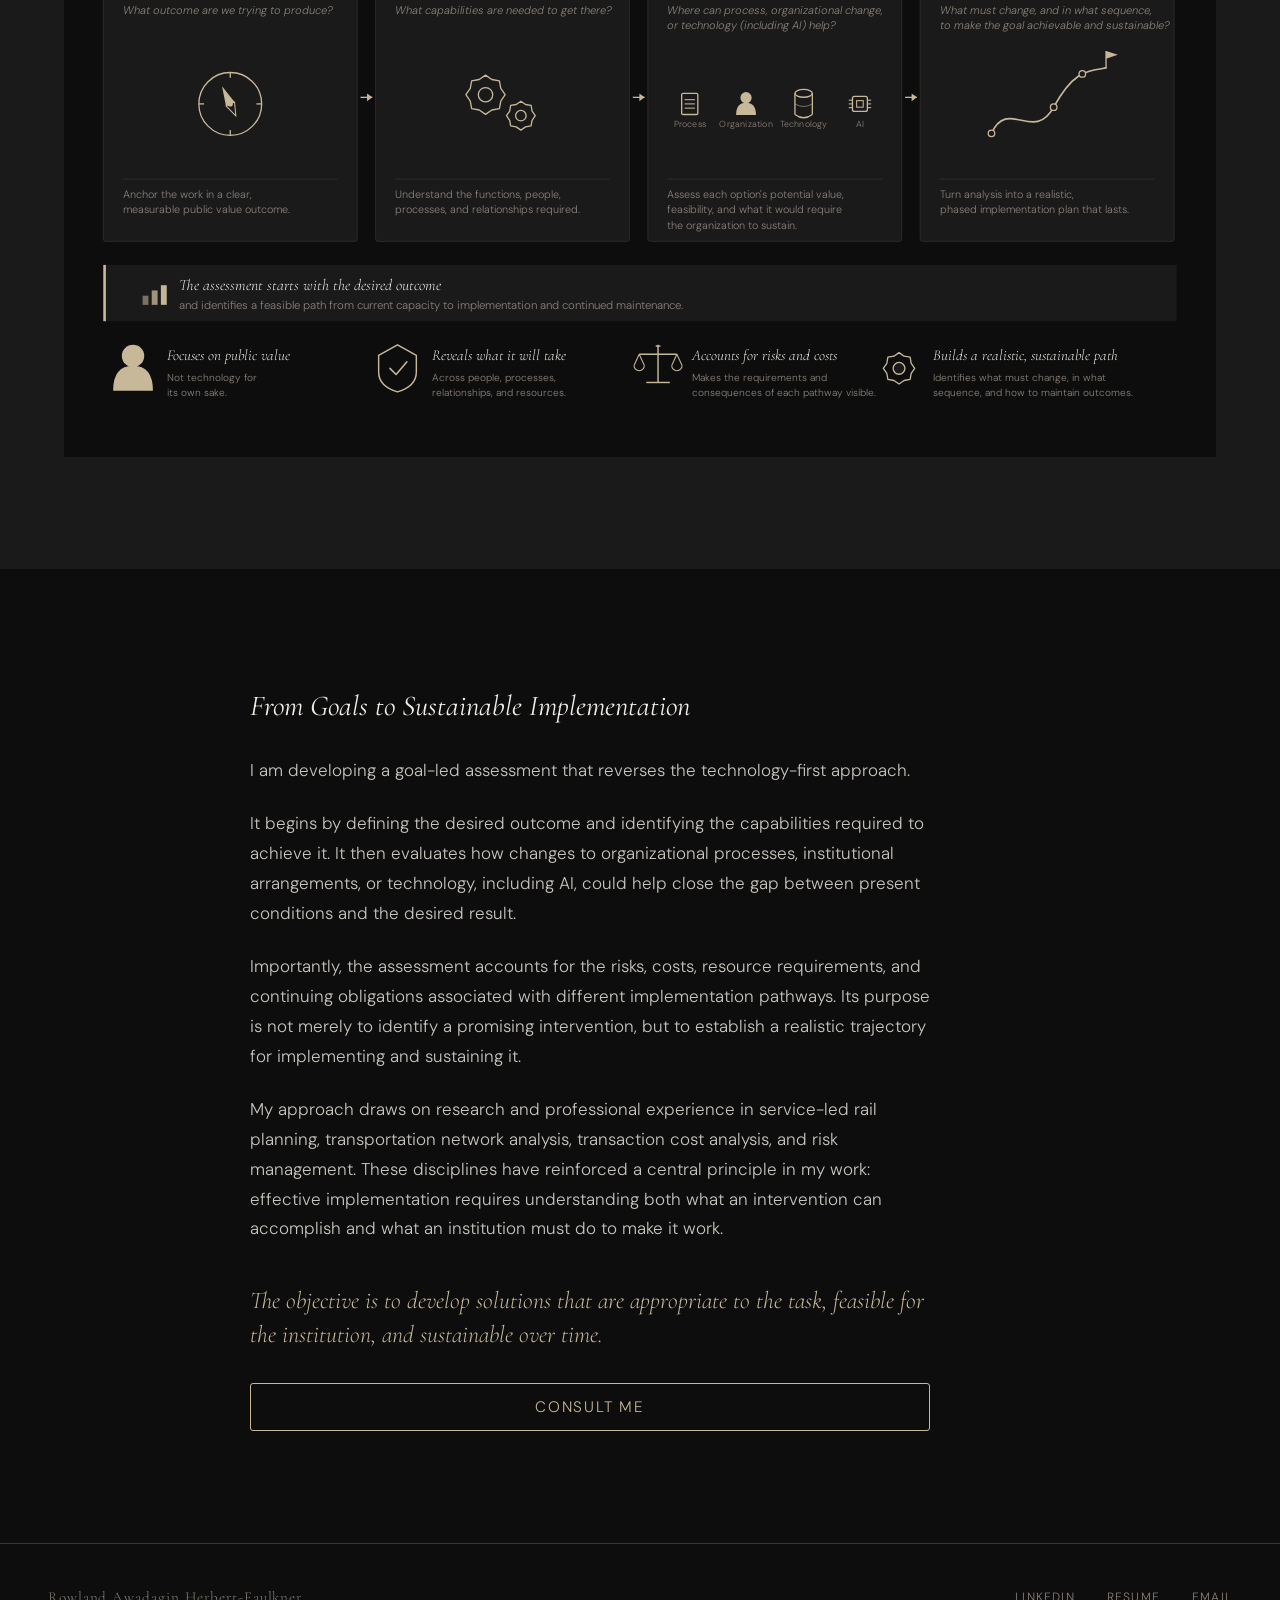
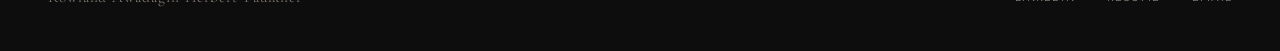
<file: goal-led-approach.html>
<!DOCTYPE html>
<html lang="en">
<head>
  <meta charset="UTF-8" />
  <meta name="viewport" content="width=device-width, initial-scale=1.0" />
  <title>A Goal-Led Approach to Technology Implementation — Dagin Faulkner, Ph.D.</title>
  <meta name="description" content="Technology should serve the objective, rather than become the objective itself. A goal-led assessment for sustainable technology implementation in the public sector." />
  <link rel="canonical" href="https://daginfaulkner.com/goal-led-approach.html" />
  <link rel="icon" href="/favicon.ico" sizes="any" />
  <link rel="icon" type="image/png" sizes="32x32" href="/favicon-32x32.png" />
  <link rel="icon" type="image/png" sizes="16x16" href="/favicon-16x16.png" />
  <link rel="apple-touch-icon" sizes="180x180" href="/apple-touch-icon.png" />

  <meta property="og:type" content="article" />
  <meta property="og:url" content="https://daginfaulkner.com/goal-led-approach.html" />
  <meta property="og:title" content="A Goal-Led Approach to Technology Implementation" />
  <meta property="og:description" content="Technology should serve the objective, rather than become the objective itself. A goal-led assessment for sustainable technology implementation in the public sector." />
  <meta property="og:image" content="https://daginfaulkner.com/about-portrait.jpg" />

  <meta name="twitter:card" content="summary_large_image" />
  <meta name="twitter:title" content="A Goal-Led Approach to Technology Implementation" />
  <meta name="twitter:description" content="Technology should serve the objective, rather than become the objective itself. A goal-led assessment for sustainable technology implementation in the public sector." />
  <meta name="twitter:image" content="https://daginfaulkner.com/about-portrait.jpg" />

  <link rel="preconnect" href="https://fonts.googleapis.com" />
  <link rel="preconnect" href="https://fonts.gstatic.com" crossorigin />
  <link href="https://fonts.googleapis.com/css2?family=Cormorant+Garamond:ital,wght@0,300;0,400;0,600;1,300;1,400&family=DM+Sans:wght@300;400;500&display=swap" rel="stylesheet" />
  <link rel="stylesheet" href="style.css?v=2" />
</head>
<body>

  <nav>
    <a href="index.html" class="name">Dagin Faulkner, Ph.D.</a>
    <input type="checkbox" id="nav-toggle" class="nav-toggle-input" style="display:none" />
    <label for="nav-toggle" class="nav-toggle-label" aria-label="Toggle menu"><span></span><span></span><span></span></label>
    <ul>
      <li><a href="index.html#publications">My Work</a></li>
      <li><a href="goal-led-approach.html">Approach</a></li>
      <li><a href="working-with-me.html">Working with Me</a></li>
      <li><a href="blog.html">Blog</a></li>
      <li><a href="index.html#collaborate">Consult Me</a></li>
      <li><a href="about.html">About</a></li>
      <li><a href="ResumeGeneral_Herbert-Faulkner_2026-10.pdf" target="_blank" class="cv-link">Resume</a></li>
    </ul>
  </nav>

  <section class="page-section">
    <div class="section-inner">
      <span class="section-label">Approach</span>
      <h2>A Goal-Led Approach to Technology Implementation</h2>
      <div class="divider"></div>

      <div class="post-body">
        <p>Technology promises to make work faster and more efficient. We see this in communications, industrial activity, and increasingly in the production of traditional white-collar deliverables. Yet the availability of a technological capability does not necessarily make it appropriate for a particular task.</p>

        <p>Consider a food processor. It can grind, chop, and mince ingredients in bulk, but a cook may need a precise, consistent cut that is better achieved through skilled manual knifework. The appropriate intervention depends on the desired result, not simply on what the available technology can accomplish.</p>

        <p>The same principle applies to organizational decision-making. A chatbot, for example, may be useful for retrieving or organizing information but poorly suited to replacing experienced, context-specific systems thinking.</p>

        <p class="post-pullquote">Technology should serve the objective, rather than become the objective itself.</p>

        <p>Integrating technology for its own sake can introduce unnecessary complexity and make proposed solutions more expensive than the problems they are intended to address. Beyond acquisition costs, organizations must account for the resources, relationships, and continuing obligations associated with development, implementation, integration, and maintenance.</p>

        <p>This is especially relevant as organizations face increasing pressure to identify opportunities for artificial intelligence. Beginning with the technology risks producing solutions in search of problems, while overlooking interventions that may be more appropriate, less costly, or easier to sustain.</p>
      </div>
    </div>
  </section>

  <section>
    <div class="diagram-wide">
<svg viewBox="0 0 1760 960" xmlns="http://www.w3.org/2000/svg" style="width:100%;height:auto;display:block;" role="img" aria-label="A goal-led approach to digital infrastructure planning, deployment, integration, and maintenance in the public sector">
<rect x="0" y="0" width="1760" height="960" fill="#0D0D0D"/>
<text x="60" y="72" font-family="Cormorant Garamond" font-size="46" fill="#F0EDE6" font-style="" font-weight="normal" text-anchor="start">A goal-led approach to digital infrastructure planning,</text>
<text x="60" y="124" font-family="Cormorant Garamond" font-size="46" fill="#F0EDE6" font-style="" font-weight="normal" text-anchor="start">deployment, integration, and maintenance in the public sector</text>
<line x1="1330" y1="35" x2="1330" y2="128" stroke="#3D3530" stroke-width="1"/>
<text x="1365" y="67" font-family="Cormorant Garamond" font-size="23" fill="#C8B89A" font-style="italic" font-weight="normal" text-anchor="start">Move from promising tools to</text>
<text x="1365" y="100" font-family="Cormorant Garamond" font-size="23" fill="#C8B89A" font-style="italic" font-weight="normal" text-anchor="start">practical, sustainable outcomes.</text>
<line x1="60" y1="160" x2="1700" y2="160" stroke="#3D3530" stroke-width="1"/>
<rect x="60" y="190" width="388" height="440" rx="4" fill="#1A1A1A" stroke="#3D3530" stroke-width="1"/>
<circle cx="100" cy="230" r="20" fill="#C8B89A"/>
<text x="100" y="237" font-family="DM Sans" font-size="18" fill="#0D0D0D" text-anchor="middle" font-weight="bold">1</text>
<text x="138" y="237" font-family="Cormorant Garamond" font-style="italic" font-size="25" fill="#F0EDE6">Define the goal</text>
<text x="90" y="282" font-family="DM Sans" font-size="17" fill="#8A8078" font-style="italic">What outcome are we trying to produce?</text>
<circle cx="254.0" cy="420" r="48" fill="none" stroke="#C8B89A" stroke-width="2"/>
<line x1="254.0" y1="372" x2="254.0" y2="380" stroke="#C8B89A" stroke-width="2"/>
<line x1="302.0" y1="420" x2="294.0" y2="420" stroke="#C8B89A" stroke-width="2"/>
<line x1="254.0" y1="468" x2="254.0" y2="460" stroke="#C8B89A" stroke-width="2"/>
<line x1="206.0" y1="420" x2="214.0" y2="420" stroke="#C8B89A" stroke-width="2"/>
<g transform="rotate(-25 254.0 420)">
<polygon points="254.0,390.24 246.8,420 261.2,420" fill="#C8B89A"/>
<polygon points="254.0,440.16 246.8,420 261.2,420" fill="none" stroke="#C8B89A" stroke-width="1.6"/>
</g>
<circle cx="254.0" cy="420" r="4" fill="#C8B89A"/>
<line x1="90" y1="535" x2="418" y2="535" stroke="#3D3530" stroke-width="1"/>
<text x="90" y="563" font-family="DM Sans" font-size="16.5" fill="#8A8078">Anchor the work in a clear,</text>
<text x="90" y="587" font-family="DM Sans" font-size="16.5" fill="#8A8078">measurable public value outcome.</text>
<line x1="453.0" y1="410.0" x2="471.0" y2="410.0" stroke="#C8B89A" stroke-width="2"/>
<polygon points="471.0,410.0 463.0,404.0 463.0,416.0" fill="#C8B89A"/>
<rect x="476" y="190" width="388" height="440" rx="4" fill="#1A1A1A" stroke="#3D3530" stroke-width="1"/>
<circle cx="516" cy="230" r="20" fill="#C8B89A"/>
<text x="516" y="237" font-family="DM Sans" font-size="18" fill="#0D0D0D" text-anchor="middle" font-weight="bold">2</text>
<text x="554" y="237" font-family="Cormorant Garamond" font-style="italic" font-size="25" fill="#F0EDE6">Identify what it requires</text>
<text x="506" y="282" font-family="DM Sans" font-size="17" fill="#8A8078" font-style="italic">What capabilities are needed to get there?</text>
<polygon points="674.0,406.0 667.3,415.6 665.2,427.2 653.6,429.3 644.0,436.0 634.4,429.3 622.8,427.2 620.7,415.6 614.0,406.0 620.7,396.4 622.8,384.8 634.4,382.7 644.0,376.0 653.6,382.7 665.2,384.8 667.3,396.4" fill="none" stroke="#C8B89A" stroke-width="2" stroke-linejoin="round"/>
<circle cx="644.0" cy="406" r="11" fill="#1A1A1A" stroke="#C8B89A" stroke-width="2"/>
<polygon points="720.0,438.0 715.1,445.1 713.6,453.6 705.1,455.1 698.0,460.0 690.9,455.1 682.4,453.6 680.9,445.1 676.0,438.0 680.9,430.9 682.4,422.4 690.9,420.9 698.0,416.0 705.1,420.9 713.6,422.4 715.1,430.9" fill="none" stroke="#C8B89A" stroke-width="2" stroke-linejoin="round"/>
<circle cx="698.0" cy="438" r="8" fill="#1A1A1A" stroke="#C8B89A" stroke-width="2"/>
<line x1="506" y1="535" x2="834" y2="535" stroke="#3D3530" stroke-width="1"/>
<text x="506" y="563" font-family="DM Sans" font-size="16.5" fill="#8A8078">Understand the functions, people,</text>
<text x="506" y="587" font-family="DM Sans" font-size="16.5" fill="#8A8078">processes, and relationships required.</text>
<line x1="869.0" y1="410.0" x2="887.0" y2="410.0" stroke="#C8B89A" stroke-width="2"/>
<polygon points="887.0,410.0 879.0,404.0 879.0,416.0" fill="#C8B89A"/>
<rect x="892" y="190" width="388" height="440" rx="4" fill="#1A1A1A" stroke="#3D3530" stroke-width="1"/>
<circle cx="932" cy="230" r="20" fill="#C8B89A"/>
<text x="932" y="237" font-family="DM Sans" font-size="18" fill="#0D0D0D" text-anchor="middle" font-weight="bold">3</text>
<text x="970" y="237" font-family="Cormorant Garamond" font-style="italic" font-size="25" fill="#F0EDE6">Evaluate the options</text>
<text x="922" y="282" font-family="DM Sans" font-size="17" fill="#8A8078" font-style="italic">Where can process, organizational change,</text>
<text x="922" y="305" font-family="DM Sans" font-size="17" fill="#8A8078" font-style="italic">or technology (including AI) help?</text>
<rect x="943.65" y="403.85" width="24.7" height="32.3" rx="2" fill="none" stroke="#C8B89A" stroke-width="2"/>
<line x1="948.096" y1="413.54" x2="963.904" y2="413.54" stroke="#C8B89A" stroke-width="1.6"/>
<line x1="948.096" y1="420.0" x2="963.904" y2="420.0" stroke="#C8B89A" stroke-width="1.6"/>
<line x1="948.096" y1="426.46000000000004" x2="963.904" y2="426.46000000000004" stroke="#C8B89A" stroke-width="1.6"/>
<circle cx="1042.0" cy="410.5" r="8.549999999999999" fill="#C8B89A"/>
<path d="M 1026.8 437.1 Q 1026.8 418.1 1042.0 418.1 Q 1057.2 418.1 1057.2 437.1 Z" fill="#C8B89A"/>
<ellipse cx="1130.0" cy="403.85" rx="13.299999999999999" ry="6" fill="none" stroke="#C8B89A" stroke-width="2"/>
<line x1="1116.7" y1="403.85" x2="1116.7" y2="436.15" stroke="#C8B89A" stroke-width="2"/>
<line x1="1143.3" y1="403.85" x2="1143.3" y2="436.15" stroke="#C8B89A" stroke-width="2"/>
<path d="M 1116.7 436.15 Q 1130.0 446.15 1143.3 436.15" fill="none" stroke="#C8B89A" stroke-width="2"/>
<path d="M 1116.7 420 Q 1130.0 428 1143.3 420" fill="none" stroke="#C8B89A" stroke-width="1.4" opacity="0.6"/>
<rect x="1204.6" y="408.6" width="22.799999999999997" height="22.799999999999997" rx="3" fill="none" stroke="#C8B89A" stroke-width="2"/>
<rect x="1210.984" y="414.98400000000004" width="10.031999999999998" height="10.031999999999998" fill="none" stroke="#C8B89A" stroke-width="1.6"/>
<line x1="1198.8999999999999" y1="414.3" x2="1204.6" y2="414.3" stroke="#C8B89A" stroke-width="1.6"/>
<line x1="1227.3999999999999" y1="414.3" x2="1233.1" y2="414.3" stroke="#C8B89A" stroke-width="1.6"/>
<line x1="1198.8999999999999" y1="420.0" x2="1204.6" y2="420.0" stroke="#C8B89A" stroke-width="1.6"/>
<line x1="1227.3999999999999" y1="420.0" x2="1233.1" y2="420.0" stroke="#C8B89A" stroke-width="1.6"/>
<line x1="1198.8999999999999" y1="425.70000000000005" x2="1204.6" y2="425.70000000000005" stroke="#C8B89A" stroke-width="1.6"/>
<line x1="1227.3999999999999" y1="425.70000000000005" x2="1233.1" y2="425.70000000000005" stroke="#C8B89A" stroke-width="1.6"/>
<text x="956.0" y="456" font-family="DM Sans" font-size="13.5" fill="#8A8078" text-anchor="middle" letter-spacing="0.3">Process</text>
<text x="1042.0" y="456" font-family="DM Sans" font-size="13.5" fill="#8A8078" text-anchor="middle" letter-spacing="0.3">Organization</text>
<text x="1130.0" y="456" font-family="DM Sans" font-size="13.5" fill="#8A8078" text-anchor="middle" letter-spacing="0.3">Technology</text>
<text x="1216.0" y="456" font-family="DM Sans" font-size="13.5" fill="#8A8078" text-anchor="middle" letter-spacing="0.3">AI</text>
<line x1="922" y1="535" x2="1250" y2="535" stroke="#3D3530" stroke-width="1"/>
<text x="922" y="563" font-family="DM Sans" font-size="16.5" fill="#8A8078">Assess each option's potential value,</text>
<text x="922" y="587" font-family="DM Sans" font-size="16.5" fill="#8A8078">feasibility, and what it would require</text>
<text x="922" y="611" font-family="DM Sans" font-size="16.5" fill="#8A8078">the organization to sustain.</text>
<line x1="1285.0" y1="410.0" x2="1303.0" y2="410.0" stroke="#C8B89A" stroke-width="2"/>
<polygon points="1303.0,410.0 1295.0,404.0 1295.0,416.0" fill="#C8B89A"/>
<rect x="1308" y="190" width="388" height="440" rx="4" fill="#1A1A1A" stroke="#3D3530" stroke-width="1"/>
<circle cx="1348" cy="230" r="20" fill="#C8B89A"/>
<text x="1348" y="237" font-family="DM Sans" font-size="18" fill="#0D0D0D" text-anchor="middle" font-weight="bold">4</text>
<text x="1386" y="237" font-family="Cormorant Garamond" font-style="italic" font-size="25" fill="#F0EDE6">Build the pathway</text>
<text x="1338" y="282" font-family="DM Sans" font-size="17" fill="#8A8078" font-style="italic">What must change, and in what sequence,</text>
<text x="1338" y="305" font-family="DM Sans" font-size="17" fill="#8A8078" font-style="italic">to make the goal achievable and sustainable?</text>
<path d="M 1417.0 465 C 1442.0 410, 1482.0 480, 1512.0 425 C 1542.0 370, 1562.0 370, 1592.0 365" fill="none" stroke="#C8B89A" stroke-width="2.5" stroke-linecap="round"/>
<circle cx="1417.0" cy="465" r="5" fill="#1A1A1A" stroke="#C8B89A" stroke-width="2"/>
<circle cx="1512.0" cy="425" r="5" fill="#1A1A1A" stroke="#C8B89A" stroke-width="2"/>
<circle cx="1555.7525" cy="374.18" r="5" fill="#1A1A1A" stroke="#C8B89A" stroke-width="2"/>
<line x1="1592.0" y1="365" x2="1592.0" y2="339" stroke="#C8B89A" stroke-width="2"/>
<polygon points="1592.0,339 1610.0,345 1592.0,351" fill="#C8B89A"/>
<line x1="1338" y1="535" x2="1666" y2="535" stroke="#3D3530" stroke-width="1"/>
<text x="1338" y="563" font-family="DM Sans" font-size="16.5" fill="#8A8078">Turn analysis into a realistic,</text>
<text x="1338" y="587" font-family="DM Sans" font-size="16.5" fill="#8A8078">phased implementation plan that lasts.</text>
<rect x="60" y="666" width="1640" height="86" fill="#1A1A1A"/>
<rect x="60" y="666" width="4" height="86" fill="#C8B89A"/>
<rect x="120" y="713.0" width="9" height="14" fill="#C8B89A" opacity="0.55"/>
<rect x="134" y="705.0" width="9" height="22" fill="#C8B89A" opacity="0.77"/>
<rect x="148" y="697.0" width="9" height="30" fill="#C8B89A" opacity="0.99"/>
<text x="175" y="704" font-family="Cormorant Garamond" font-style="italic" font-size="24" fill="#F0EDE6">The assessment starts with the desired outcome</text>
<text x="175" y="733" font-family="DM Sans" font-size="17.5" fill="#8A8078">and identifies a feasible path from current capacity to implementation and continued maintenance.</text>
<circle cx="105.46000000000001" cy="805.0" r="17.099999999999998" fill="#C8B89A"/>
<path d="M 75.06 858.2 Q 75.06 820.2 105.46000000000001 820.2 Q 135.86 820.2 135.86 858.2 Z" fill="#C8B89A"/>
<text x="157.46" y="812" font-family="Cormorant Garamond" font-style="italic" font-size="23" fill="#F0EDE6">Focuses on public value</text>
<text x="157.46" y="844" font-family="DM Sans" font-size="15.5" fill="#8A8078">Not technology for</text>
<text x="157.46" y="866" font-family="DM Sans" font-size="15.5" fill="#8A8078">its own sake.</text>
<path d="M 509.5 788 L 538.3 804.2 L 538.3 829.4 Q 538.3 851.0 509.5 860 Q 480.7 851.0 480.7 829.4 L 480.7 804.2 Z" fill="none" stroke="#C8B89A" stroke-width="2.2" stroke-linejoin="round"/>
<path d="M 497.98 824 L 507.34 833.36 L 523.9 813.92" fill="none" stroke="#C8B89A" stroke-width="2.4" stroke-linecap="round" stroke-linejoin="round"/>
<text x="561.5" y="812" font-family="Cormorant Garamond" font-style="italic" font-size="23" fill="#F0EDE6">Reveals what it will take</text>
<text x="561.5" y="844" font-family="DM Sans" font-size="15.5" fill="#8A8078">Across people, processes,</text>
<text x="561.5" y="866" font-family="DM Sans" font-size="15.5" fill="#8A8078">relationships, and resources.</text>
<line x1="907.56" y1="788" x2="907.56" y2="845.6" stroke="#C8B89A" stroke-width="2.2"/>
<line x1="878.76" y1="802.4" x2="936.3599999999999" y2="802.4" stroke="#C8B89A" stroke-width="2.2"/>
<line x1="903.9599999999999" y1="790" x2="911.16" y2="790" stroke="#C8B89A" stroke-width="2.2"/>
<line x1="878.76" y1="802.4" x2="870.84" y2="819.68" stroke="#C8B89A" stroke-width="1.6"/>
<line x1="878.76" y1="802.4" x2="886.68" y2="819.68" stroke="#C8B89A" stroke-width="1.6"/>
<path d="M 870.84 819.68 A 7.92 7.92 0 0 0 886.68 819.68" fill="none" stroke="#C8B89A" stroke-width="1.6"/>
<line x1="936.3599999999999" y1="802.4" x2="928.4399999999999" y2="819.68" stroke="#C8B89A" stroke-width="1.6"/>
<line x1="936.3599999999999" y1="802.4" x2="944.2799999999999" y2="819.68" stroke="#C8B89A" stroke-width="1.6"/>
<path d="M 928.4399999999999 819.68 A 7.92 7.92 0 0 0 944.2799999999999 819.68" fill="none" stroke="#C8B89A" stroke-width="1.6"/>
<line x1="889.56" y1="845.6" x2="925.56" y2="845.6" stroke="#C8B89A" stroke-width="2.2"/>
<text x="959.56" y="812" font-family="Cormorant Garamond" font-style="italic" font-size="23" fill="#F0EDE6">Accounts for risks and costs</text>
<text x="959.56" y="844" font-family="DM Sans" font-size="15.5" fill="#8A8078">Makes the requirements and</text>
<text x="959.56" y="866" font-family="DM Sans" font-size="15.5" fill="#8A8078">consequences of each pathway visible.</text>
<polygon points="1299.7,824.0 1294.3,831.7 1292.7,841.0 1283.4,842.6 1275.7,848.0 1268.0,842.6 1258.7,841.0 1257.1,831.7 1251.7,824.0 1257.1,816.3 1258.7,807.0 1268.0,805.4 1275.7,800.0 1283.4,805.4 1292.7,807.0 1294.3,816.3" fill="none" stroke="#C8B89A" stroke-width="2" stroke-linejoin="round"/>
<circle cx="1275.72" cy="824" r="9" fill="#1A1A1A" stroke="#C8B89A" stroke-width="2"/>
<text x="1327.72" y="812" font-family="Cormorant Garamond" font-style="italic" font-size="23" fill="#F0EDE6">Builds a realistic, sustainable path</text>
<text x="1327.72" y="844" font-family="DM Sans" font-size="15.5" fill="#8A8078">Identifies what must change, in what</text>
<text x="1327.72" y="866" font-family="DM Sans" font-size="15.5" fill="#8A8078">sequence, and how to maintain outcomes.</text>
</svg>
    </div>
  </section>

  <section>
    <div class="section-inner">
      <h3 style="font-family:'Cormorant Garamond', serif; font-style:italic; font-weight:400; font-size:1.8rem; color:var(--text); margin-bottom:1.5rem;">From Goals to Sustainable Implementation</h3>

      <div class="post-body">
        <p>I am developing a goal-led assessment that reverses the technology-first approach.</p>

        <p>It begins by defining the desired outcome and identifying the capabilities required to achieve it. It then evaluates how changes to organizational processes, institutional arrangements, or technology, including AI, could help close the gap between present conditions and the desired result.</p>

        <p>Importantly, the assessment accounts for the risks, costs, resource requirements, and continuing obligations associated with different implementation pathways. Its purpose is not merely to identify a promising intervention, but to establish a realistic trajectory for implementing and sustaining it.</p>

        <p>My approach draws on research and professional experience in service-led rail planning, transportation network analysis, transaction cost analysis, and risk management. These disciplines have reinforced a central principle in my work: effective implementation requires understanding both what an intervention can accomplish and what an institution must do to make it work.</p>

        <p class="post-pullquote">The objective is to develop solutions that are appropriate to the task, feasible for the institution, and sustainable over time.</p>
      </div>

      <div class="hero-cta" style="margin-top: 2rem;">
        <a href="index.html#collaborate" class="hero-cta-button">Consult Me</a>
      </div>
    </div>
  </section>

  <footer>
    <span class="footer-name">Rowland Awadagin Herbert-Faulkner</span>
    <div class="footer-links">
      <a href="https://www.linkedin.com/in/daginfaulkner" target="_blank">LinkedIn</a>
      <a href="ResumeGeneral_Herbert-Faulkner_2026-10.pdf" target="_blank">Resume</a>
      <a href="mailto:rowland@rowlandherbert.com">Email</a>
    </div>
  </footer>

  <script>
    document.querySelectorAll('nav ul a').forEach(function (a) {
      a.addEventListener('click', function () { document.getElementById('nav-toggle').checked = false; });
    });
  </script>
</body>
</html>
</file>
<file: style.css>
*, *::before, *::after { box-sizing: border-box; margin: 0; padding: 0; }
    :root {
      --black:    #0D0D0D;
      --black-alt:#1A1A1A;
      --text:     #F0EDE6;
      --accent:   #C8B89A;
      --mid:      #3D3530;
      --muted:    #8A8078;
    }
    html { scroll-behavior: smooth; }
    body {
      background: var(--black);
      color: var(--text);
      font-family: 'DM Sans', sans-serif;
      font-weight: 300;
      font-size: 17px;
      line-height: 1.75;
      -webkit-font-smoothing: antialiased;
    }
    nav {
      position: fixed;
      top: 0; left: 0; right: 0;
      z-index: 100;
      display: flex;
      justify-content: space-between;
      align-items: center;
      padding: 1.25rem 3rem;
      background: rgba(13,13,13,0.92);
      backdrop-filter: blur(8px);
      border-bottom: 1px solid var(--mid);
    }
    nav .name {
      font-family: 'Cormorant Garamond', serif;
      font-weight: 400;
      font-size: 1.1rem;
      letter-spacing: 0.08em;
      color: var(--accent);
      text-decoration: none;
    }
    nav ul {
      list-style: none;
      display: flex;
      gap: 2rem;
      align-items: center;
    }
    nav ul a {
      color: var(--muted);
      text-decoration: none;
      font-size: 0.78rem;
      letter-spacing: 0.12em;
      text-transform: uppercase;
      transition: color 0.3s ease;
    }
    nav ul a:hover { color: var(--accent); }
    nav ul .cv-link {
      color: var(--accent);
      border: 1px solid var(--mid);
      padding: 0.35rem 0.85rem;
      border-radius: 2px;
      transition: background 0.3s ease, color 0.3s ease, border-color 0.3s ease;
    }
    nav ul .cv-link:hover {
      background: var(--accent);
      color: var(--black);
      border-color: var(--accent);
    }
    #hero {
      min-height: 100vh;
      position: relative;
      display: flex;
      flex-direction: column;
      justify-content: center;
      padding: 3.5rem 3rem 6rem;
      overflow: hidden;
    }
    .hero-bg {
      position: absolute;
      inset: 0;
      background-image: url('hero.jpg');
      background-size: cover;
      background-position: center;
      opacity: 0.25;
      z-index: 0;
    }
    .hero-inner {
      position: relative;
      z-index: 1;
      max-width: 1000px;
      margin: 0 auto;
      width: 100%;
      display: grid;
      grid-template-columns: 1fr 320px;
      grid-template-rows: auto;
      gap: 0 4rem;
      align-items: start;
    }
    .hero-text-col {
      grid-column: 1;
      grid-row: 1 / 5;
    }
    .hero-portrait {
      grid-column: 2;
      grid-row: 1 / 5;
      width: 100%;
      height: 580px;
      object-fit: cover;
      object-position: center top;
      border-radius: 4px;
      border: 2px solid var(--mid);
      opacity: 0;
      animation: fadeUp 0.8s ease forwards;
      animation-delay: 0.2s;
    }
    .hero-name {
      font-family: 'Cormorant Garamond', serif;
      font-weight: 300;
      font-size: clamp(2.8rem, 6vw, 4.5rem);
      line-height: 1.1;
      color: var(--text);
      margin-bottom: 0.5rem;
      opacity: 0;
      animation: fadeUp 0.8s ease forwards;
      animation-delay: 0.2s;
    }
    .hero-name em {
      font-style: italic;
      color: var(--accent);
      font-size: 0.7em;
      display: block;
      letter-spacing: 0.04em;
      margin-top: 0.1rem;
    }
    .top-banner {
      position: relative;
      z-index: 2;
      padding: 6rem 3rem 1.25rem;
      border-bottom: 1px solid rgba(200, 184, 154, 0.25);
      background: var(--black);
    }
    .top-banner ul {
      list-style: none;
      display: flex;
      flex-wrap: wrap;
      justify-content: center;
      row-gap: 0.6rem;
      column-gap: 0.5rem;
      max-width: 1000px;
      margin: 0 auto;
    }
    .top-banner ul li {
      font-size: 0.85rem;
      letter-spacing: 0.02em;
      text-transform: none;
      color: var(--muted);
      white-space: nowrap;
    }
    .top-banner ul li:not(:last-child)::after {
      content: '·';
      margin-left: 1.1rem;
      color: rgba(200, 184, 154, 0.4);
    }
    .hero-domains {
      margin-top: 2rem;
      margin-bottom: 0;
      opacity: 0;
      animation: fadeUp 0.8s ease forwards;
      animation-delay: 0.5s;
    }
    .hero-domains ul {
      list-style: none;
      display: flex;
      flex-direction: column;
      gap: 0.5rem;
    }
    .hero-domains ul li {
      font-size: 0.88rem;
      letter-spacing: 0.1em;
      text-transform: uppercase;
      color: var(--muted);
      display: flex;
      align-items: center;
      gap: 0.75rem;
    }
    .hero-domains ul li::before {
      content: '';
      display: inline-block;
      width: 20px;
      height: 1px;
      background: var(--accent);
      flex-shrink: 0;
    }
    .hero-followup {
      margin-top: 1.5rem;
    }
    .hero-body {
      max-width: 620px;
      opacity: 0;
      animation: fadeUp 0.8s ease forwards;
      animation-delay: 0.8s;
    }
    .hero-products {
      margin: 2rem 0;
      padding: 1.5rem 1.75rem;
      max-width: 620px;
      background: var(--black-alt);
      border-left: 2px solid var(--accent);
      border-radius: 4px;
      opacity: 0;
      animation: fadeUp 0.8s ease forwards;
      animation-delay: 0.5s;
    }
    .hero-products-label {
      font-size: 0.72rem;
      letter-spacing: 0.2em;
      text-transform: uppercase;
      color: var(--accent);
      margin-bottom: 1rem;
      display: block;
    }
    .hero-products ul {
      list-style: none;
      display: flex;
      flex-direction: column;
      gap: 1.1rem;
    }
    .hero-products ul li {
      font-size: 0.95rem;
      line-height: 1.6;
      color: #DAD5CC;
      display: flex;
      align-items: flex-start;
      gap: 0.75rem;
    }
    .hero-products ul li::before {
      content: '';
      display: inline-block;
      width: 6px;
      height: 6px;
      margin-top: 0.55em;
      border-radius: 50%;
      background: var(--accent);
      flex-shrink: 0;
    }
    .hero-body p {
      color: #C8C4BE;
      margin-bottom: 1.25rem;
      font-size: 1rem;
    }
    .hero-thesis {
      font-family: 'Cormorant Garamond', serif;
      font-style: italic;
      font-size: 1.5rem !important;
      color: var(--accent) !important;
      margin-top: 1.75rem !important;
      line-height: 1.4;
    }
    .hero-cta {
      margin-top: 1rem;
      opacity: 0;
      animation: fadeUp 0.8s ease forwards;
      animation-delay: 1.1s;
    }
    .hero-cta-tight {
      margin-top: 1rem;
    }
    .hero-cta a {
      display: inline-block;
      color: var(--accent);
      text-decoration: none;
      font-size: 0.82rem;
      letter-spacing: 0.14em;
      text-transform: uppercase;
      border-bottom: 1px solid var(--mid);
      padding-bottom: 0.25rem;
      transition: border-color 0.3s ease, color 0.3s ease;
    }
    .hero-cta a:hover { border-color: var(--accent); color: var(--text); }
    @keyframes fadeUp {
      from { opacity: 0; transform: translateY(14px); }
      to   { opacity: 1; transform: translateY(0); }
    }
    .hero-cta a.hero-cta-button {
      display: flex;
      align-items: center;
      justify-content: center;
      width: 100%;
      max-width: 680px;
      box-sizing: border-box;
      line-height: 1;
      padding: 0.95rem 1.5rem;
      border: 1px solid var(--accent);
      border-radius: 3px;
      color: var(--accent);
      text-decoration: none;
      font-size: 0.95rem;
      letter-spacing: 0.12em;
      text-transform: uppercase;
      transition: background 0.3s ease, color 0.3s ease;
    }
    .hero-cta a.hero-cta-button:hover {
      background: var(--accent);
      color: var(--black);
    }
    @media (prefers-reduced-motion: reduce) {
      .hero-name, .hero-domains, .hero-body, .hero-cta {
        animation: none; opacity: 1; transform: none;
      }
    }
    section { padding: 7rem 3rem; }
    section.page-section { padding-top: 10rem; }
    section:nth-of-type(even) { background: var(--black-alt); }
    .section-inner { max-width: 780px; margin: 0 auto; }
    .section-label {
      font-size: 0.72rem;
      letter-spacing: 0.2em;
      text-transform: uppercase;
      color: var(--accent);
      margin-bottom: 3rem;
      display: block;
    }
    h2 {
      font-family: 'Cormorant Garamond', serif;
      font-weight: 300;
      font-size: clamp(2rem, 4vw, 3rem);
      line-height: 1.2;
      color: var(--text);
      margin-bottom: 2rem;
    }
    p {
      color: #C8C4BE;
      margin-bottom: 1.5rem;
      max-width: 680px;
    }
    p:last-child { margin-bottom: 0; }
    em {
      font-family: 'Cormorant Garamond', serif;
      font-style: italic;
      font-size: 1.08em;
      color: var(--text);
    }
    .divider {
      width: 40px;
      height: 1px;
      background: var(--accent);
      margin: 2.5rem 0;
      opacity: 0.5;
    }
    .section-image {
      width: 100%;
      height: 100%;
      object-fit: cover;
      object-position: center;
      margin-bottom: 3rem;
      opacity: 0.75;
    }
    .pub-intro { margin-bottom: 3.5rem; }
    .pub-list {
      display: flex;
      flex-direction: column;
      gap: 3.5rem;
    }
    .pub-item {
      display: grid;
      grid-template-columns: 1fr 1fr;
      gap: 2.5rem;
      align-items: start;
    }
    .pub-item-image {
      width: 100%;
      height: 100%;
      object-fit: cover;
      object-position: center;
      opacity: 0.8;
    }
    .pub-content {
      border-left: 2px solid var(--accent);
      padding-left: 1.75rem;
    }
    .pub-title {
      font-family: 'Cormorant Garamond', serif;
      font-weight: 600;
      font-size: 1.2rem;
      color: var(--text);
      margin-bottom: 0.25rem;
      line-height: 1.3;
    }
    .pub-meta {
      font-size: 0.78rem;
      letter-spacing: 0.08em;
      color: var(--muted);
      text-transform: uppercase;
      margin-bottom: 0.85rem;
    }
    .pub-desc {
      font-size: 0.95rem;
      color: #A8A49E;
      line-height: 1.75;
      margin-bottom: 0.75rem;
      max-width: 100%;
    }
    .pub-link {
      font-size: 0.78rem;
      letter-spacing: 0.1em;
      text-transform: uppercase;
      color: var(--accent);
      text-decoration: none;
      border-bottom: 1px solid var(--mid);
      padding-bottom: 0.1rem;
      transition: border-color 0.3s ease;
    }
    .pub-link:hover { border-color: var(--accent); }
    #collaborate .section-inner { max-width: 620px; }
    .form-group { margin-bottom: 1.75rem; }
    label {
      display: block;
      font-size: 0.75rem;
      letter-spacing: 0.14em;
      text-transform: uppercase;
      color: var(--muted);
      margin-bottom: 0.6rem;
    }
    input, textarea {
      width: 100%;
      background: var(--black-alt);
      border: 1px solid var(--mid);
      color: var(--text);
      font-family: 'DM Sans', sans-serif;
      font-size: 0.95rem;
      font-weight: 300;
      padding: 0.85rem 1rem;
      border-radius: 2px;
      outline: none;
      transition: border-color 0.3s ease;
    }
    input:focus, textarea:focus { border-color: var(--accent); }
    textarea { min-height: 140px; resize: vertical; }
    .submit-btn {
      display: inline-block;
      margin-top: 0.5rem;
      padding: 0.9rem 2.5rem;
      background: transparent;
      border: 1px solid var(--accent);
      color: var(--accent);
      font-family: 'DM Sans', sans-serif;
      font-size: 0.8rem;
      font-weight: 400;
      letter-spacing: 0.14em;
      text-transform: uppercase;
      cursor: pointer;
      border-radius: 2px;
      transition: background 0.3s ease, color 0.3s ease;
    }
    .submit-btn:hover { background: var(--accent); color: var(--black); }
    .about-portrait {
      width: 200px;
      height: 200px;
      object-fit: cover;
      object-position: center top;
      border-radius: 50%;
      border: 2px solid var(--mid);
      float: right;
      margin: 0 0 2rem 2.5rem;
    }
    .about-credentials {
      border-top: 1px solid var(--mid);
      padding-top: 2rem;
      margin-top: 2.5rem;
      clear: both;
    }
    .credential-item { margin-bottom: 1.25rem; }
    .credential-label {
      font-size: 0.72rem;
      letter-spacing: 0.14em;
      text-transform: uppercase;
      color: var(--accent);
      display: block;
      margin-bottom: 0.2rem;
    }
    .credential-value {
      font-size: 0.92rem;
      color: #C8C4BE;
      line-height: 1.5;
    }
    .cv-download {
      display: inline-block;
      margin-top: 2rem;
      padding: 0.85rem 2rem;
      background: transparent;
      border: 1px solid var(--accent);
      color: var(--accent);
      font-family: 'DM Sans', sans-serif;
      font-size: 0.8rem;
      font-weight: 400;
      letter-spacing: 0.14em;
      text-transform: uppercase;
      text-decoration: none;
      border-radius: 2px;
      transition: background 0.3s ease, color 0.3s ease;
    }
    .cv-download:hover { background: var(--accent); color: var(--black); }
    footer {
      background: var(--black);
      border-top: 1px solid var(--mid);
      padding: 2.5rem 3rem;
      display: flex;
      justify-content: space-between;
      align-items: center;
    }
    .footer-name {
      font-family: 'Cormorant Garamond', serif;
      font-size: 0.95rem;
      color: var(--muted);
      letter-spacing: 0.06em;
    }
    .footer-links { display: flex; gap: 2rem; }
    .footer-links a {
      font-size: 0.75rem;
      letter-spacing: 0.1em;
      text-transform: uppercase;
      color: var(--muted);
      text-decoration: none;
      transition: color 0.3s ease;
    }
    .footer-links a:hover { color: var(--accent); }
    .page-header {
      padding: 9rem 3rem 2rem;
      max-width: 780px;
      margin: 0 auto;
    }
    .blog-list {
      display: flex;
      flex-direction: column;
      gap: 3rem;
    }
    .blog-item {
      border-left: 2px solid var(--accent);
      padding-left: 1.75rem;
    }
    .blog-title {
      font-family: 'Cormorant Garamond', serif;
      font-weight: 600;
      font-size: 1.4rem;
      color: var(--text);
      margin-bottom: 0.25rem;
      line-height: 1.3;
    }
    .blog-meta {
      font-size: 0.78rem;
      letter-spacing: 0.08em;
      color: var(--muted);
      text-transform: uppercase;
      margin-bottom: 0.85rem;
    }
    .blog-excerpt {
      font-size: 0.95rem;
      color: #A8A49E;
      line-height: 1.75;
      margin-bottom: 0.75rem;
      max-width: 100%;
    }
    .blog-link {
      font-size: 0.78rem;
      letter-spacing: 0.1em;
      text-transform: uppercase;
      color: var(--accent);
      text-decoration: none;
      border-bottom: 1px solid var(--mid);
      padding-bottom: 0.1rem;
      transition: border-color 0.3s ease;
    }
    .blog-link:hover { border-color: var(--accent); }
    .post-meta {
      font-size: 0.78rem;
      letter-spacing: 0.08em;
      color: var(--muted);
      text-transform: uppercase;
      margin-bottom: 2.5rem;
    }
    .post-body h3 {
      font-family: 'Cormorant Garamond', serif;
      font-style: italic;
      font-weight: 400;
      font-size: 1.4rem;
      color: var(--accent);
      margin: 2.5rem 0 1.25rem;
    }
    .post-body blockquote {
      border-left: 2px solid var(--accent);
      padding-left: 1.5rem;
      margin: 2rem 0;
      font-family: 'Cormorant Garamond', serif;
      font-style: italic;
      font-size: 1.15rem;
      color: var(--text);
      line-height: 1.5;
    }
    .post-body blockquote cite {
      display: block;
      font-family: 'DM Sans', sans-serif;
      font-style: normal;
      font-size: 0.78rem;
      letter-spacing: 0.08em;
      text-transform: uppercase;
      color: var(--muted);
      margin-top: 0.75rem;
    }
    .post-body ul {
      margin: 0 0 1.5rem 1.25rem;
      max-width: 680px;
    }
    .post-pullquote {
      font-family: 'Cormorant Garamond', serif;
      font-style: italic;
      font-size: 1.5rem;
      color: var(--accent);
      line-height: 1.4;
      margin: 2.5rem 0;
      max-width: 680px;
    }
    .post-emphasis {
      font-family: 'Cormorant Garamond', serif;
      font-style: italic;
      font-size: 1.05rem;
      color: var(--accent);
      border-left: 2px solid var(--mid);
      padding-left: 1.25rem;
      line-height: 1.5;
      margin: 1.5rem 0;
      max-width: 680px;
    }
    .post-body ul li {
      color: #C8C4BE;
      margin-bottom: 0.6rem;
      line-height: 1.6;
    }
    .sources {
      margin-top: 3.5rem;
      padding-top: 2rem;
      border-top: 1px solid var(--mid);
    }
    .sources h3 {
      font-family: 'Cormorant Garamond', serif;
      font-weight: 400;
      font-size: 1.1rem;
      color: var(--text);
      margin-bottom: 1.25rem;
      font-style: normal;
    }
    .sources ol {
      margin-left: 1.25rem;
    }
    .sources li {
      font-size: 0.85rem;
      color: var(--muted);
      line-height: 1.6;
      margin-bottom: 1rem;
      max-width: 680px;
    }
    .sources li a {
      color: var(--accent);
      text-decoration: none;
      border-bottom: 1px solid var(--mid);
      transition: border-color 0.3s ease;
    }
    .sources li a:hover { border-color: var(--accent); }
    .back-link {
      display: inline-block;
      margin-top: 3rem;
      font-size: 0.78rem;
      letter-spacing: 0.1em;
      text-transform: uppercase;
      color: var(--accent);
      text-decoration: none;
      border-bottom: 1px solid var(--mid);
      padding-bottom: 0.15rem;
      transition: border-color 0.3s ease;
    }
    .back-link:hover { border-color: var(--accent); }
    .hero-mantra {
      margin: 1.5rem 0;
      opacity: 0;
      animation: fadeUp 0.8s ease forwards;
      animation-delay: 0.65s;
    }
    .hero-mantra p {
      font-family: 'Cormorant Garamond', serif;
      font-style: italic;
      font-size: 1.5rem !important;
      color: var(--accent) !important;
      line-height: 1.4;
      margin-bottom: 0.4rem !important;
      max-width: none;
    }
    .hero-mantra p:last-child {
      margin-bottom: 0 !important;
    }
    .diagram-wide {
      max-width: 1300px;
      margin: 0 auto;
      padding: 0 1rem;
    }
    /* Collapsible nav (tablet and phone) */
    .nav-toggle-input, .nav-toggle-label { display: none; }
    nav .name { white-space: nowrap; }
    @media (max-width: 960px) {
      nav { padding: 1rem 1.5rem; }
      .nav-toggle-label {
        display: flex; flex-direction: column; justify-content: center;
        gap: 6px; padding: 0.6rem 0 0.6rem 1rem; cursor: pointer;
      }
      .nav-toggle-label span {
        display: block; width: 24px; height: 1px; background: var(--accent);
        transition: transform 0.3s ease, opacity 0.3s ease;
      }
      .nav-toggle-input:checked + .nav-toggle-label span:nth-child(1) { transform: translateY(7px) rotate(45deg); }
      .nav-toggle-input:checked + .nav-toggle-label span:nth-child(2) { opacity: 0; }
      .nav-toggle-input:checked + .nav-toggle-label span:nth-child(3) { transform: translateY(-7px) rotate(-45deg); }
      nav ul {
        display: none;
        position: absolute; top: 100%; left: 0; right: 0;
        flex-direction: column; align-items: stretch; gap: 0;
        background: var(--black);
        border-bottom: 1px solid var(--mid);
        padding: 0.25rem 1.5rem 1rem;
      }
      .nav-toggle-input:checked ~ ul { display: flex; }
      nav ul li a, nav ul a.cv-link {
        display: block; padding: 0.95rem 0; font-size: 0.85rem;
        border: none; border-bottom: 1px solid rgba(61,53,48,0.6); border-radius: 0;
      }
      nav ul li:last-child a { border-bottom: none; }
      nav ul a.cv-link:hover { background: none; color: var(--accent); }
    }
    @media (max-width: 700px) {
      .page-header { padding: 7rem 1.5rem 1.5rem; }
    }
    @media (max-width: 700px) {
      nav { padding: 1rem 1.5rem; }
      nav .name { font-size: 0; }
      nav .name::after { content: 'DF'; font-size: 0.9rem; letter-spacing: 0.1em; color: var(--accent); font-family: 'Cormorant Garamond', serif; }
      .top-banner { padding: 5rem 1.5rem 1.25rem; }
      .top-banner ul { justify-content: flex-start; flex-direction: column; row-gap: 0.65rem; }
      .top-banner ul li::after { content: none; }
      .top-banner ul li { white-space: normal; }
      #hero { padding: 2rem 1.5rem 4rem; }
      .hero-inner { display: flex; flex-direction: column; }
      .hero-text-col { order: 1; }
      .hero-portrait { order: 2; grid-column: unset; grid-row: unset; width: 100%; height: 580px; margin-top: 2rem; }
      section { padding: 5rem 1.5rem; }
      section.page-section { padding-top: 8rem; }
      .pub-item { grid-template-columns: 1fr; }
      footer { flex-direction: column; gap: 1.5rem; text-align: center; }
    }
</file>
